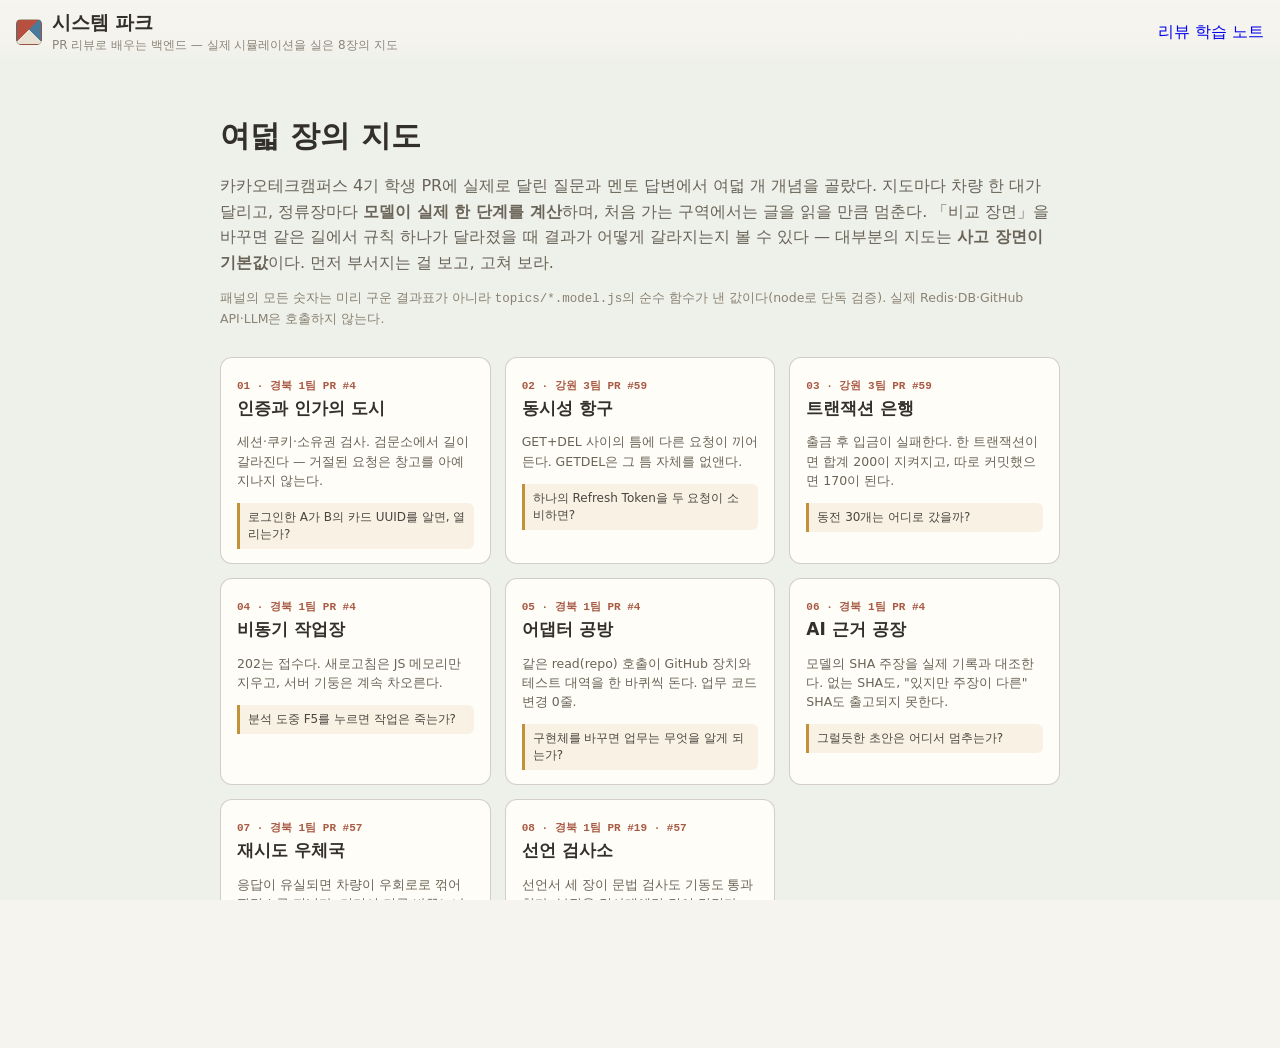
<file: index.html>
<!doctype html>
<html lang="ko">
<head>
<meta charset="utf-8" />
<meta name="viewport" content="width=device-width, initial-scale=1" />
<title>시스템 파크 — PR 리뷰로 배우는 백엔드 8장면</title>
<meta name="description" content="카카오테크캠퍼스 4기 학생 PR의 실제 질문과 멘토 답변에서 나온 8개 개념을, 차량이 실제 시뮬레이션을 싣고 달리는 등각투영 지도로 배운다." />
<link rel="stylesheet" href="css/styles.css" />
<style>
  body { overflow: auto; background: #eef0ea; }
  .hub {
    max-width: 880px; margin: 0 auto; padding: 96px 20px 60px;
  }
  .hub h1 { font-size: 30px; margin-bottom: 6px; }
  .hub > p { color: #6a6458; margin-bottom: 8px; line-height: 1.6; }
  .hub .note { font-size: 12.5px; color: #8a8272; margin-bottom: 28px; }
  .maps { display: grid; grid-template-columns: repeat(auto-fill, minmax(260px, 1fr)); gap: 14px; }
  .map-card {
    display: block; text-decoration: none; color: inherit;
    background: #fffdf7; border: 1px solid rgba(110,98,80,.3); border-radius: 12px;
    padding: 16px 16px 14px; transition: transform .12s, border-color .12s;
  }
  .map-card:hover { transform: translateY(-2px); border-color: #a85a44; }
  .map-card .no { font: 600 11px ui-monospace, Menlo, monospace; color: #a85a44; }
  .map-card h2 { font-size: 17px; margin: 4px 0 6px; }
  .map-card p { font-size: 12.5px; color: #6a6458; line-height: 1.55; }
  .map-card .q { margin-top: 8px; font-size: 12px; color: #4a4540; background: rgba(194,145,60,.1);
    border-left: 3px solid #c2913c; padding: 6px 8px; border-radius: 0 6px 6px 0; }
</style>
</head>
<body>

<header class="topbar">
  <div class="brand">
    <div class="logo" aria-hidden="true"></div>
    <div class="brand-text">
      <h1>시스템 파크</h1>
      <p>PR 리뷰로 배우는 백엔드 — 실제 시뮬레이션을 실은 8장의 지도</p>
    </div>
  </div>
  <div class="top-actions">
    <a class="ghost btn-home" href="https://bgc8214.github.io/ktc4-review-learning/" target="_blank" rel="noopener noreferrer">리뷰 학습 노트</a>
  </div>
</header>

<main class="hub">
  <h1>여덟 장의 지도</h1>
  <p>카카오테크캠퍼스 4기 학생 PR에 실제로 달린 질문과 멘토 답변에서 여덟 개 개념을 골랐다.
     지도마다 차량 한 대가 달리고, 정류장마다 <b>모델이 실제 한 단계를 계산</b>하며,
     처음 가는 구역에서는 글을 읽을 만큼 멈춘다. 「비교 장면」을 바꾸면 같은 길에서
     규칙 하나가 달라졌을 때 결과가 어떻게 갈라지는지 볼 수 있다 —
     대부분의 지도는 <b>사고 장면이 기본값</b>이다. 먼저 부서지는 걸 보고, 고쳐 보라.</p>
  <p class="note">패널의 모든 숫자는 미리 구운 결과표가 아니라 <code>topics/*.model.js</code>의
     순수 함수가 낸 값이다(node로 단독 검증). 실제 Redis·DB·GitHub API·LLM은 호출하지 않는다.</p>

  <div class="maps">
    <a class="map-card" href="./auth.html">
      <span class="no">01 · 경북 1팀 PR #4</span>
      <h2>인증과 인가의 도시</h2>
      <p>세션·쿠키·소유권 검사. 검문소에서 길이 갈라진다 — 거절된 요청은 창고를 아예 지나지 않는다.</p>
      <div class="q">로그인한 A가 B의 카드 UUID를 알면, 열리는가?</div>
    </a>
    <a class="map-card" href="./atomic.html">
      <span class="no">02 · 강원 3팀 PR #59</span>
      <h2>동시성 항구</h2>
      <p>GET+DEL 사이의 틈에 다른 요청이 끼어든다. GETDEL은 그 틈 자체를 없앤다.</p>
      <div class="q">하나의 Refresh Token을 두 요청이 소비하면?</div>
    </a>
    <a class="map-card" href="./transaction.html">
      <span class="no">03 · 강원 3팀 PR #59</span>
      <h2>트랜잭션 은행</h2>
      <p>출금 후 입금이 실패한다. 한 트랜잭션이면 합계 200이 지켜지고, 따로 커밋했으면 170이 된다.</p>
      <div class="q">동전 30개는 어디로 갔을까?</div>
    </a>
    <a class="map-card" href="./polling.html">
      <span class="no">04 · 경북 1팀 PR #4</span>
      <h2>비동기 작업장</h2>
      <p>202는 접수다. 새로고침은 JS 메모리만 지우고, 서버 기둥은 계속 차오른다.</p>
      <div class="q">분석 도중 F5를 누르면 작업은 죽는가?</div>
    </a>
    <a class="map-card" href="./ports.html">
      <span class="no">05 · 경북 1팀 PR #4</span>
      <h2>어댑터 공방</h2>
      <p>같은 read(repo) 호출이 GitHub 장치와 테스트 대역을 한 바퀴씩 돈다. 업무 코드 변경 0줄.</p>
      <div class="q">구현체를 바꾸면 업무는 무엇을 알게 되는가?</div>
    </a>
    <a class="map-card" href="./evidence.html">
      <span class="no">06 · 경북 1팀 PR #4</span>
      <h2>AI 근거 공장</h2>
      <p>모델의 SHA 주장을 실제 기록과 대조한다. 없는 SHA도, "있지만 주장이 다른" SHA도 출고되지 못한다.</p>
      <div class="q">그럴듯한 초안은 어디서 멈추는가?</div>
    </a>
    <a class="map-card" href="./retry.html">
      <span class="no">07 · 경북 1팀 PR #57</span>
      <h2>재시도 우체국</h2>
      <p>응답이 유실되면 차량이 우회로로 꺾어 판단소를 지난다. 거기서 키를 바꾸느냐가 Job 개수를 정한다.</p>
      <div class="q">멱등 키가 있는데 왜 중복이 생기는가?</div>
    </a>
    <a class="map-card" href="./declared.html">
      <span class="no">08 · 경북 1팀 PR #19 · #57</span>
      <h2>선언 검사소</h2>
      <p>선언서 세 장이 문법 검사도 기동도 통과한다. 부작용 검사대에만 길이 갈린다.</p>
      <div class="q">적어둔 것이 실제로 돌고 있는가?</div>
    </a>
  </div>
</main>

</body>
</html>
</file>
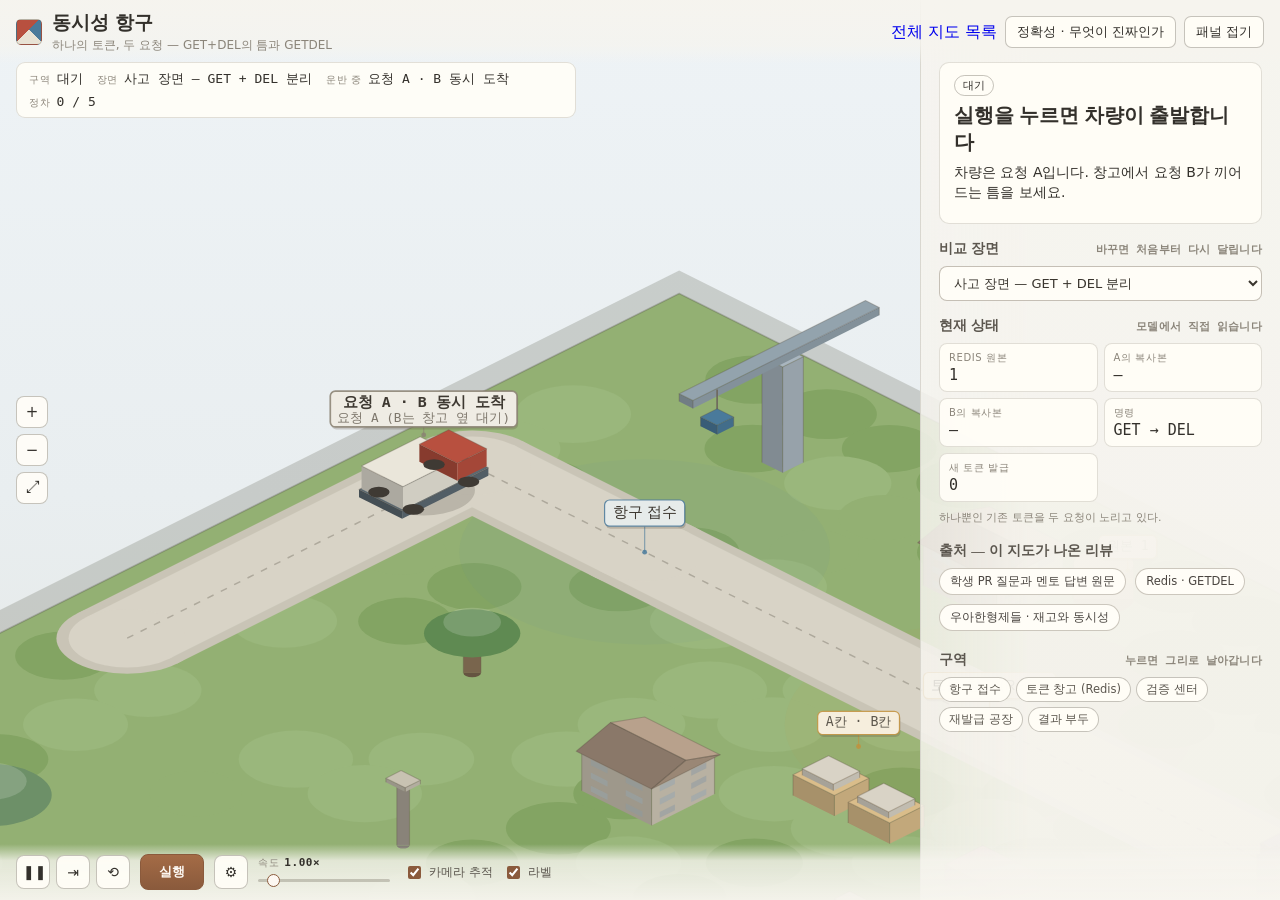
<file: atomic.html>
<!doctype html>
<html lang="ko">
<head>
<meta charset="utf-8" />
<meta name="viewport" content="width=device-width, initial-scale=1, viewport-fit=cover" />
<title>동시성 항구 — 시스템 파크</title>
<meta name="description" content="Refresh Token 재발급의 경쟁 상태와 GETDEL을 배우는 페이지" />
<link rel="stylesheet" href="css/styles.css" />
</head>
<body>

<canvas id="stage"></canvas>
<div id="tooltip" class="tooltip" hidden></div>

<header class="topbar">
  <div class="brand">
    <div class="logo" aria-hidden="true"></div>
    <div class="brand-text">
      <h1>동시성 항구</h1>
      <p>하나의 토큰, 두 요청 — GET+DEL의 틈</p>
    </div>
  </div>
  <div class="top-actions">
    <a class="ghost btn-home" href="./index.html">전체 지도 목록</a>
    <button id="btn-about" class="ghost">정확성 · 무엇이 진짜인가</button>
    <button id="btn-panel" class="ghost" aria-expanded="true">패널 접기</button>
  </div>
</header>

<div class="hud" id="hud">
  <div class="hud-item"><span class="hud-k">구역</span><span class="hud-v" id="hud-phase">대기</span></div>
  <div class="hud-item"><span class="hud-k">장면</span><span class="hud-v" id="hud-scene"></span></div>
  <div class="hud-item"><span class="hud-k">운반 중</span><span class="hud-v" id="hud-cargo">—</span></div>
  <div class="hud-item"><span class="hud-k">정차</span><span class="hud-v" id="hud-stops">0 / 0</span></div>
  <div class="hud-note" id="hud-note"></div>
</div>

<div class="zoomer" id="zoomer">
  <button id="zoom-in" title="확대" aria-label="확대">+</button>
  <button id="zoom-out" title="축소" aria-label="축소">−</button>
  <button id="zoom-fit" title="지도 전체 보기 (더블클릭도 됩니다)" aria-label="전체 보기">⤢</button>
</div>

<aside class="inspector" id="inspector">
  <button class="sheet-handle" id="sheet-handle" aria-expanded="false" aria-controls="inspector">
    <span class="grip" aria-hidden="true"></span>
    <span class="sheet-label">상세</span>
  </button>

  <div class="stage-card">
    <div class="eyebrow">
      <span class="chip" id="stage-chip">대기</span>
      <span class="tag" id="stage-tag"></span>
    </div>
    <h2 id="stage-name">실행을 누르면 차량이 출발합니다</h2>
    <p class="lede" id="stage-short">차량은 요청 A입니다. 창고에서 요청 B가 끼어드는 틈을 보세요.</p>
    <p class="muted" id="stage-body"></p>
    <div class="dwell" id="dwell" hidden>
      <i id="dwell-bar"></i>
      <span id="dwell-hint">읽기 정차: <kbd>Space</kbd>를 누르면 여기 멈춰 있습니다</span>
    </div>
  </div>

  <section class="sec">
    <h3>비교 장면 <span class="hint">바꾸면 처음부터 다시 달립니다</span></h3>
    <select id="scenario" class="scenario-select"></select>
  </section>

  <section class="sec">
    <h3>현재 상태 <span class="hint">모델에서 직접 읽습니다</span></h3>
    <div class="stats" id="state-list"></div>
    <p class="fine" id="verdict"></p>
  </section>

  <section class="sec">
    <h3>출처 — 이 지도가 나온 리뷰</h3>
    <div class="chips sources" id="sources"></div>
  </section>

  <section class="sec">
    <h3>구역 <span class="hint">누르면 그리로 날아갑니다</span></h3>
    <div class="chips" id="district-chips"></div>
  </section>
</aside>

<footer class="dock" id="dock">
  <div class="dock-row">
    <div class="group transport">
      <button id="btn-play" class="icon" title="재생 / 일시정지 (Space)"><span id="play-glyph">❚❚</span></button>
      <button id="btn-step" class="icon" title="다음 정류장 (S)">⇥</button>
      <button id="btn-reset" class="icon" title="처음부터 + 느린 투어 다시 (R)">⟲</button>
    </div>

    <button id="btn-run" class="primary">실행</button>
    <button id="btn-tune" class="icon" title="설정" aria-expanded="false" aria-controls="dock-tune">⚙</button>

    <div class="dock-tune" id="dock-tune">
      <label class="field slider">
        <span>속도 <b id="v-speed">1.0×</b></span>
        <input id="speed" type="range" min="0.4" max="8" step="0.05" value="1" />
      </label>
      <div class="group toggles">
        <label class="toggle"><input id="follow" type="checkbox" checked /><span>카메라 추적</span></label>
        <label class="toggle"><input id="labels" type="checkbox" checked /><span>라벨</span></label>
      </div>
    </div>
  </div>
</footer>

<div class="modal" id="about" hidden>
  <div class="modal-card">
    <button class="modal-close" id="about-close" aria-label="닫기">×</button>
    <h2>이것은 무엇인가</h2>
    <p>카카오테크캠퍼스 4기 학생 PR에 실제로 달린 질문과 멘토 답변에서 나온 개념을,
       차량 한 대가 지도를 통과하며 배우는 페이지다. 정류장마다 모델이 실제 한 단계를
       실행하고, 차량은 그 구역의 글을 읽을 만큼 멈춘다. 「비교 장면」을 바꾸면
       같은 길에서 규칙 하나가 달라졌을 때 결과가 어떻게 갈라지는지 볼 수 있다.</p>

    <h2>얼마나 진짜인가 — 정직성 장부</h2>
    <p><strong>진짜 계산:</strong> 패널의 「현재 상태」와 지도 위 모든 동적 값은
       미리 구운 결과표가 아니라 <code>topics/*.model.js</code>의 순수 함수가
       정류장마다 실행되어 나온 것이다. 비교 장면을 바꾸면 같은 함수가 다른 규칙으로
       다시 계산한다. 모델 파일은 node로 단독 실행해 검증했다.</p>
    <p><strong>축소·비유:</strong> 시간·차량·건물·상자는 설명용 비유다. 실제 Redis,
       DB, GitHub API, LLM은 호출하지 않는다.</p>
    <p><strong>이 지도의 가정과 한계:</strong> <span id="about-limit">두 요청 모두 검증 조건을 충족했다고 가정. 소비 후 장애·응답 유실은 범위 밖.</span></p>
    <p><strong>검토 기록:</strong> 원 학습 노트의 <a href="https://github.com/bgc8214/ktc4-review-learning/blob/main/knowledge.md"
       target="_blank" rel="noopener noreferrer">knowledge.md</a>에서 공식 문서로
       핵심 규칙을 교차 확인했다. 모델 자체 검토 기록이며 외부 전문가의 보증은 아니다.</p>

    <h2>조작</h2>
    <ul>
      <li><b>Space</b> 재생/정지 · <b>S</b> 한 정류장 · <b>R</b> 리셋+투어 · <b>F</b> 카메라 추적 · <b>L</b> 라벨</li>
      <li>드래그로 이동, 스크롤로 줌, 구역을 누르면 그 글이 뜬다. <b>⤢</b>가 지도 전체를 잡는다.</li>
      <li>처음 가는 구역에서는 글을 읽을 만큼 멈추고, 다 읽은 뒤에는 빨라진다.
          <b>실행</b>은 읽은 기록을 유지하고, <b>⟲</b>은 느린 투어를 다시 튼다.</li>
    </ul>
    <p class="fine">isometric-explainer 스킬로 제작 · 원 콘텐츠: ktc4-review-learning (시스템 타이쿤)</p>
  </div>
</div>

<script src="js/iso.js"></script>
<script src="topics/atomic.model.js"></script>
<script src="topics/atomic.world.js"></script>
<script src="js/sim.js"></script>
<script src="js/render.js"></script>
<script src="js/ui.js"></script>
<script src="js/main.js"></script>
</body>
</html>
</file>
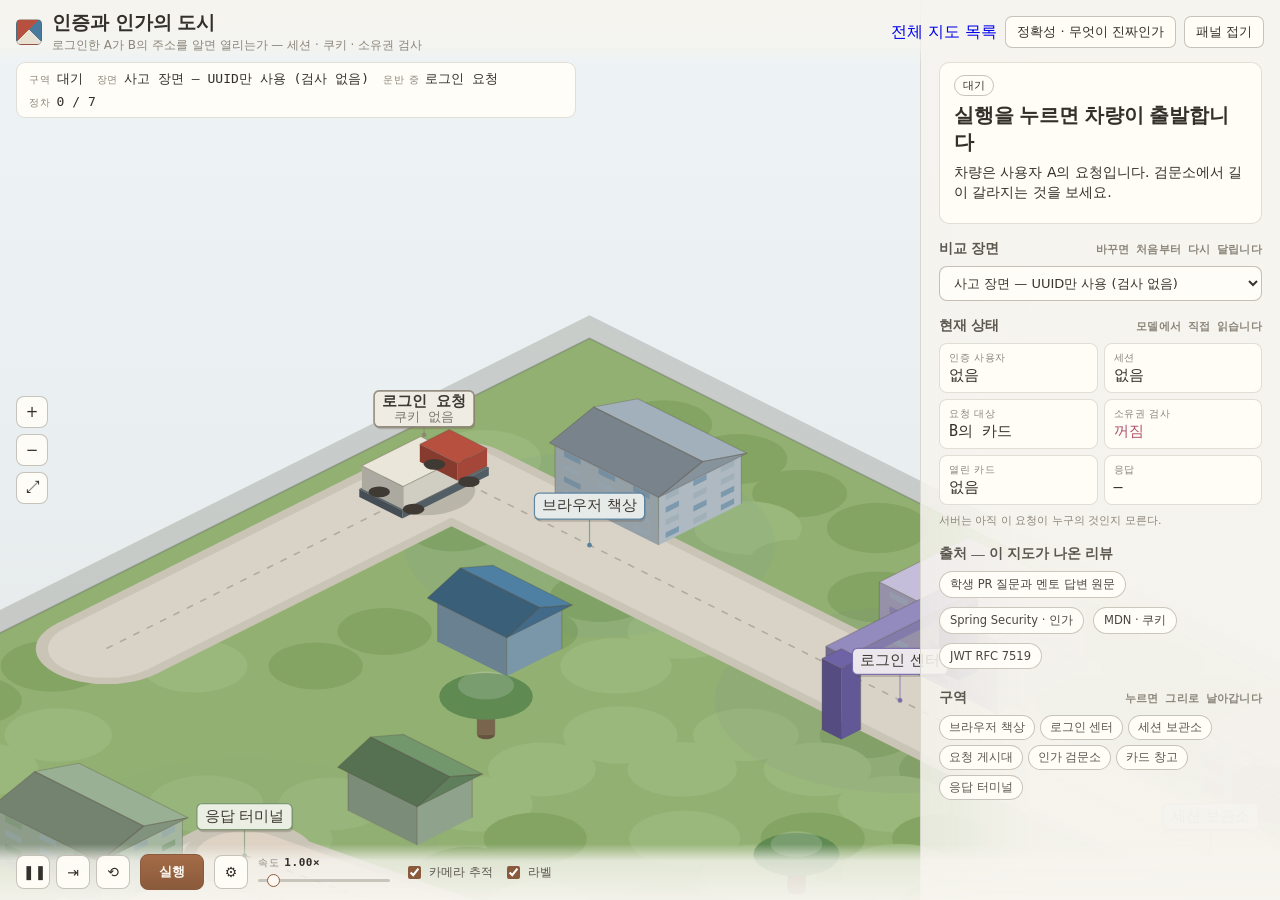
<file: auth.html>
<!doctype html>
<html lang="ko">
<head>
<meta charset="utf-8" />
<meta name="viewport" content="width=device-width, initial-scale=1, viewport-fit=cover" />
<title>인증과 인가의 도시 — 시스템 파크</title>
<meta name="description" content="세션·쿠키·인가를 등각투영 도시로 배우는 페이지" />
<link rel="stylesheet" href="css/styles.css" />
</head>
<body>

<canvas id="stage"></canvas>
<div id="tooltip" class="tooltip" hidden></div>

<header class="topbar">
  <div class="brand">
    <div class="logo" aria-hidden="true"></div>
    <div class="brand-text">
      <h1>인증과 인가의 도시</h1>
      <p>로그인한 A가 B의 주소를 알면 열리는가</p>
    </div>
  </div>
  <div class="top-actions">
    <a class="ghost btn-home" href="./index.html">전체 지도 목록</a>
    <button id="btn-about" class="ghost">정확성 · 무엇이 진짜인가</button>
    <button id="btn-panel" class="ghost" aria-expanded="true">패널 접기</button>
  </div>
</header>

<div class="hud" id="hud">
  <div class="hud-item"><span class="hud-k">구역</span><span class="hud-v" id="hud-phase">대기</span></div>
  <div class="hud-item"><span class="hud-k">장면</span><span class="hud-v" id="hud-scene"></span></div>
  <div class="hud-item"><span class="hud-k">운반 중</span><span class="hud-v" id="hud-cargo">—</span></div>
  <div class="hud-item"><span class="hud-k">정차</span><span class="hud-v" id="hud-stops">0 / 0</span></div>
  <div class="hud-note" id="hud-note"></div>
</div>

<div class="zoomer" id="zoomer">
  <button id="zoom-in" title="확대" aria-label="확대">+</button>
  <button id="zoom-out" title="축소" aria-label="축소">−</button>
  <button id="zoom-fit" title="지도 전체 보기 (더블클릭도 됩니다)" aria-label="전체 보기">⤢</button>
</div>

<aside class="inspector" id="inspector">
  <button class="sheet-handle" id="sheet-handle" aria-expanded="false" aria-controls="inspector">
    <span class="grip" aria-hidden="true"></span>
    <span class="sheet-label">상세</span>
  </button>

  <div class="stage-card">
    <div class="eyebrow">
      <span class="chip" id="stage-chip">대기</span>
      <span class="tag" id="stage-tag"></span>
    </div>
    <h2 id="stage-name">실행을 누르면 차량이 출발합니다</h2>
    <p class="lede" id="stage-short">차량은 사용자 A의 요청입니다. 검문소에서 길이 갈라지는 것을 보세요.</p>
    <p class="muted" id="stage-body"></p>
    <div class="dwell" id="dwell" hidden>
      <i id="dwell-bar"></i>
      <span id="dwell-hint">읽기 정차: <kbd>Space</kbd>를 누르면 여기 멈춰 있습니다</span>
    </div>
  </div>

  <section class="sec">
    <h3>비교 장면 <span class="hint">바꾸면 처음부터 다시 달립니다</span></h3>
    <select id="scenario" class="scenario-select"></select>
  </section>

  <section class="sec">
    <h3>현재 상태 <span class="hint">모델에서 직접 읽습니다</span></h3>
    <div class="stats" id="state-list"></div>
    <p class="fine" id="verdict"></p>
  </section>

  <section class="sec">
    <h3>출처 — 이 지도가 나온 리뷰</h3>
    <div class="chips sources" id="sources"></div>
  </section>

  <section class="sec">
    <h3>구역 <span class="hint">누르면 그리로 날아갑니다</span></h3>
    <div class="chips" id="district-chips"></div>
  </section>
</aside>

<footer class="dock" id="dock">
  <div class="dock-row">
    <div class="group transport">
      <button id="btn-play" class="icon" title="재생 / 일시정지 (Space)"><span id="play-glyph">❚❚</span></button>
      <button id="btn-step" class="icon" title="다음 정류장 (S)">⇥</button>
      <button id="btn-reset" class="icon" title="처음부터 + 느린 투어 다시 (R)">⟲</button>
    </div>

    <button id="btn-run" class="primary">실행</button>
    <button id="btn-tune" class="icon" title="설정" aria-expanded="false" aria-controls="dock-tune">⚙</button>

    <div class="dock-tune" id="dock-tune">
      <label class="field slider">
        <span>속도 <b id="v-speed">1.0×</b></span>
        <input id="speed" type="range" min="0.4" max="8" step="0.05" value="1" />
      </label>
      <div class="group toggles">
        <label class="toggle"><input id="follow" type="checkbox" checked /><span>카메라 추적</span></label>
        <label class="toggle"><input id="labels" type="checkbox" checked /><span>라벨</span></label>
      </div>
    </div>
  </div>
</footer>

<div class="modal" id="about" hidden>
  <div class="modal-card">
    <button class="modal-close" id="about-close" aria-label="닫기">×</button>
    <h2>이것은 무엇인가</h2>
    <p>카카오테크캠퍼스 4기 학생 PR에 실제로 달린 질문과 멘토 답변에서 나온 개념을,
       차량 한 대가 지도를 통과하며 배우는 페이지다. 정류장마다 모델이 실제 한 단계를
       실행하고, 차량은 그 구역의 글을 읽을 만큼 멈춘다. 「비교 장면」을 바꾸면
       같은 길에서 규칙 하나가 달라졌을 때 결과가 어떻게 갈라지는지 볼 수 있다.</p>

    <h2>얼마나 진짜인가 — 정직성 장부</h2>
    <p><strong>진짜 계산:</strong> 패널의 「현재 상태」와 지도 위 모든 동적 값은
       미리 구운 결과표가 아니라 <code>topics/*.model.js</code>의 순수 함수가
       정류장마다 실행되어 나온 것이다. 비교 장면을 바꾸면 같은 함수가 다른 규칙으로
       다시 계산한다. 모델 파일은 node로 단독 실행해 검증했다.</p>
    <p><strong>축소·비유:</strong> 시간·차량·건물·상자는 설명용 비유다. 실제 Redis,
       DB, GitHub API, LLM은 호출하지 않는다.</p>
    <p><strong>이 지도의 가정과 한계:</strong> <span id="about-limit">A가 B의 UUID를 이미 안다는 조건. 세션 만료·CSRF는 범위 밖.</span></p>
    <p><strong>검토 기록:</strong> 원 학습 노트의 <a href="https://github.com/bgc8214/ktc4-review-learning/blob/main/knowledge.md"
       target="_blank" rel="noopener noreferrer">knowledge.md</a>에서 공식 문서로
       핵심 규칙을 교차 확인했다. 모델 자체 검토 기록이며 외부 전문가의 보증은 아니다.</p>

    <h2>조작</h2>
    <ul>
      <li><b>Space</b> 재생/정지 · <b>S</b> 한 정류장 · <b>R</b> 리셋+투어 · <b>F</b> 카메라 추적 · <b>L</b> 라벨</li>
      <li>드래그로 이동, 스크롤로 줌, 구역을 누르면 그 글이 뜬다. <b>⤢</b>가 지도 전체를 잡는다.</li>
      <li>처음 가는 구역에서는 글을 읽을 만큼 멈추고, 다 읽은 뒤에는 빨라진다.
          <b>실행</b>은 읽은 기록을 유지하고, <b>⟲</b>은 느린 투어를 다시 튼다.</li>
    </ul>
    <p class="fine">isometric-explainer 스킬로 제작 · 원 콘텐츠: ktc4-review-learning (시스템 타이쿤)</p>
  </div>
</div>

<script src="js/iso.js"></script>
<script src="topics/auth.model.js"></script>
<script src="topics/auth.world.js"></script>
<script src="js/sim.js"></script>
<script src="js/render.js"></script>
<script src="js/ui.js"></script>
<script src="js/main.js"></script>
</body>
</html>
</file>
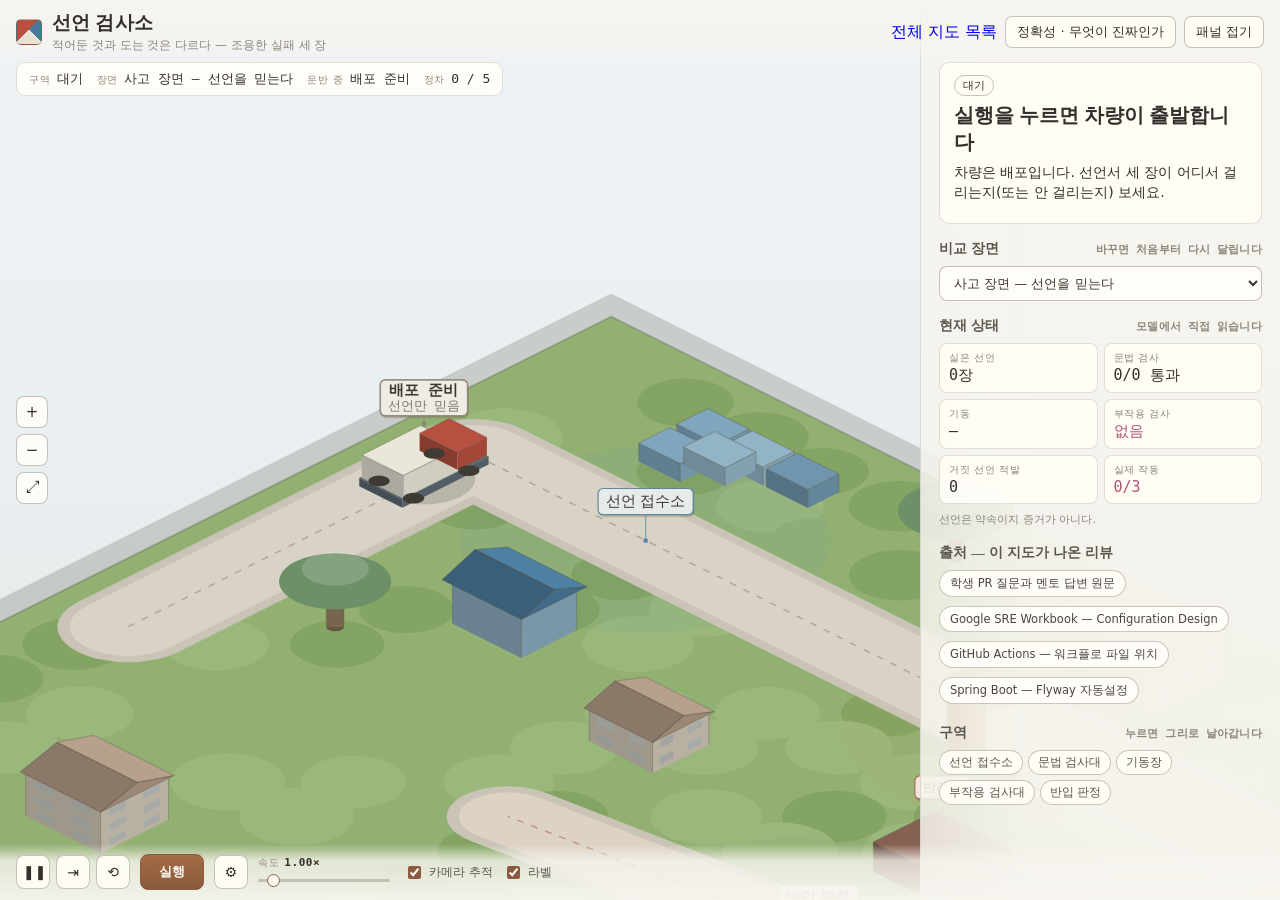
<file: declared.html>
<!doctype html>
<html lang="ko">
<head>
<meta charset="utf-8" />
<meta name="viewport" content="width=device-width, initial-scale=1, viewport-fit=cover" />
<title>선언 검사소 — 시스템 파크</title>
<meta name="description" content="설정 드리프트와 부작용 검증을 등각투영 공장으로 배우는 페이지" />
<link rel="stylesheet" href="css/styles.css" />
</head>
<body>

<canvas id="stage"></canvas>
<div id="tooltip" class="tooltip" hidden></div>

<header class="topbar">
  <div class="brand">
    <div class="logo" aria-hidden="true"></div>
    <div class="brand-text">
      <h1>선언 검사소</h1>
      <p>적어둔 것과 도는 것은 다르다 — 조용한 실패 세 장</p>
    </div>
  </div>
  <div class="top-actions">
    <a class="ghost btn-home" href="./index.html">전체 지도 목록</a>
    <button id="btn-about" class="ghost">정확성 · 무엇이 진짜인가</button>
    <button id="btn-panel" class="ghost" aria-expanded="true">패널 접기</button>
  </div>
</header>

<div class="hud" id="hud">
  <div class="hud-item"><span class="hud-k">구역</span><span class="hud-v" id="hud-phase">대기</span></div>
  <div class="hud-item"><span class="hud-k">장면</span><span class="hud-v" id="hud-scene"></span></div>
  <div class="hud-item"><span class="hud-k">운반 중</span><span class="hud-v" id="hud-cargo">—</span></div>
  <div class="hud-item"><span class="hud-k">정차</span><span class="hud-v" id="hud-stops">0 / 0</span></div>
  <div class="hud-note" id="hud-note"></div>
</div>

<div class="zoomer" id="zoomer">
  <button id="zoom-in" title="확대" aria-label="확대">+</button>
  <button id="zoom-out" title="축소" aria-label="축소">−</button>
  <button id="zoom-fit" title="지도 전체 보기 (더블클릭도 됩니다)" aria-label="전체 보기">⤢</button>
</div>

<aside class="inspector" id="inspector">
  <button class="sheet-handle" id="sheet-handle" aria-expanded="false" aria-controls="inspector">
    <span class="grip" aria-hidden="true"></span>
    <span class="sheet-label">상세</span>
  </button>

  <div class="stage-card">
    <div class="eyebrow">
      <span class="chip" id="stage-chip">대기</span>
      <span class="tag" id="stage-tag"></span>
    </div>
    <h2 id="stage-name">실행을 누르면 차량이 출발합니다</h2>
    <p class="lede" id="stage-short">차량은 배포입니다. 선언서 세 장이 어디서 걸리는지(또는 안 걸리는지) 보세요.</p>
    <p class="muted" id="stage-body"></p>
    <div class="dwell" id="dwell" hidden>
      <i id="dwell-bar"></i>
      <span id="dwell-hint">읽기 정차: <kbd>Space</kbd>를 누르면 여기 멈춰 있습니다</span>
    </div>
  </div>

  <section class="sec">
    <h3>비교 장면 <span class="hint">바꾸면 처음부터 다시 달립니다</span></h3>
    <select id="scenario" class="scenario-select"></select>
  </section>

  <section class="sec">
    <h3>현재 상태 <span class="hint">모델에서 직접 읽습니다</span></h3>
    <div class="stats" id="state-list"></div>
    <p class="fine" id="verdict"></p>
  </section>

  <section class="sec">
    <h3>출처 — 이 지도가 나온 리뷰</h3>
    <div class="chips sources" id="sources"></div>
  </section>

  <section class="sec">
    <h3>구역 <span class="hint">누르면 그리로 날아갑니다</span></h3>
    <div class="chips" id="district-chips"></div>
  </section>
</aside>

<footer class="dock" id="dock">
  <div class="dock-row">
    <div class="group transport">
      <button id="btn-play" class="icon" title="재생 / 일시정지 (Space)"><span id="play-glyph">❚❚</span></button>
      <button id="btn-step" class="icon" title="다음 정류장 (S)">⇥</button>
      <button id="btn-reset" class="icon" title="처음부터 + 느린 투어 다시 (R)">⟲</button>
    </div>

    <button id="btn-run" class="primary">실행</button>
    <button id="btn-tune" class="icon" title="설정" aria-expanded="false" aria-controls="dock-tune">⚙</button>

    <div class="dock-tune" id="dock-tune">
      <label class="field slider">
        <span>속도 <b id="v-speed">1.0×</b></span>
        <input id="speed" type="range" min="0.4" max="8" step="0.05" value="1" />
      </label>
      <div class="group toggles">
        <label class="toggle"><input id="follow" type="checkbox" checked /><span>카메라 추적</span></label>
        <label class="toggle"><input id="labels" type="checkbox" checked /><span>라벨</span></label>
      </div>
    </div>
  </div>
</footer>

<div class="modal" id="about" hidden>
  <div class="modal-card">
    <button class="modal-close" id="about-close" aria-label="닫기">×</button>
    <h2>이것은 무엇인가</h2>
    <p>카카오테크캠퍼스 4기 학생 PR에 실제로 달린 질문과 멘토 답변에서 나온 개념을,
       차량 한 대가 지도를 통과하며 배우는 페이지다. 정류장마다 모델이 실제 한 단계를
       실행하고, 차량은 그 구역의 글을 읽을 만큼 멈춘다. 「비교 장면」을 바꾸면
       같은 길에서 규칙 하나가 달라졌을 때 결과가 어떻게 갈라지는지 볼 수 있다.</p>

    <h2>얼마나 진짜인가 — 정직성 장부</h2>
    <p><strong>진짜 계산:</strong> 패널의 「현재 상태」와 지도 위 모든 동적 값은
       미리 구운 결과표가 아니라 <code>topics/*.model.js</code>의 순수 함수가
       정류장마다 실행되어 나온 것이다. 비교 장면을 바꾸면 같은 함수가 다른 규칙으로
       다시 계산한다. 모델 파일은 node로 단독 실행해 검증했다.</p>
    <p><strong>축소·비유:</strong> 시간·차량·건물·상자는 설명용 비유다. 실제 Redis,
       DB, GitHub API, LLM은 호출하지 않는다.</p>
    <p><strong>이 지도의 가정과 한계:</strong> <span id="about-limit">경북대 1팀이 실제로 겪은 세 사건. 검사 방법은 단순화함.</span></p>
    <p><strong>검토 기록:</strong> 원 학습 노트의 <a href="https://github.com/bgc8214/ktc4-review-learning/blob/main/knowledge.md"
       target="_blank" rel="noopener noreferrer">knowledge.md</a>에서 공식 문서로
       핵심 규칙을 교차 확인했다. 모델 자체 검토 기록이며 외부 전문가의 보증은 아니다.</p>

    <h2>조작</h2>
    <ul>
      <li><b>Space</b> 재생/정지 · <b>S</b> 한 정류장 · <b>R</b> 리셋+투어 · <b>F</b> 카메라 추적 · <b>L</b> 라벨</li>
      <li>드래그로 이동, 스크롤로 줌, 구역을 누르면 그 글이 뜬다. <b>⤢</b>가 지도 전체를 잡는다.</li>
      <li>처음 가는 구역에서는 글을 읽을 만큼 멈추고, 다 읽은 뒤에는 빨라진다.
          <b>실행</b>은 읽은 기록을 유지하고, <b>⟲</b>은 느린 투어를 다시 튼다.</li>
    </ul>
    <p class="fine">isometric-explainer 스킬로 제작 · 원 콘텐츠: ktc4-review-learning (시스템 타이쿤)</p>
  </div>
</div>

<script src="js/iso.js"></script>
<script src="topics/declared.model.js"></script>
<script src="topics/declared.world.js"></script>
<script src="js/sim.js"></script>
<script src="js/render.js"></script>
<script src="js/ui.js"></script>
<script src="js/main.js"></script>
</body>
</html>
</file>
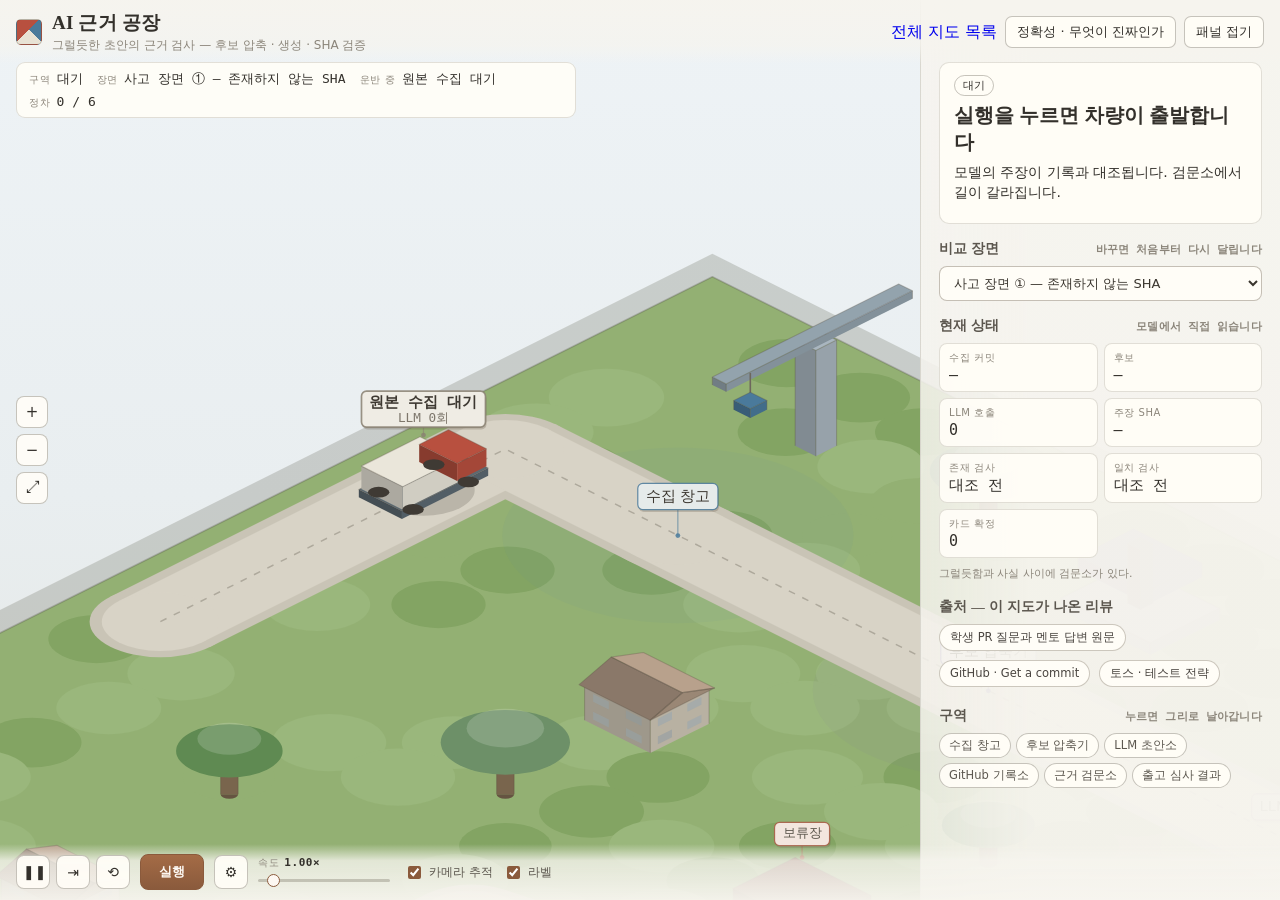
<file: evidence.html>
<!doctype html>
<html lang="ko">
<head>
<meta charset="utf-8" />
<meta name="viewport" content="width=device-width, initial-scale=1, viewport-fit=cover" />
<title>AI 근거 공장 — 시스템 파크</title>
<meta name="description" content="LLM 초안과 SHA 검증, 출고 차단을 배우는 페이지" />
<link rel="stylesheet" href="css/styles.css" />
</head>
<body>

<canvas id="stage"></canvas>
<div id="tooltip" class="tooltip" hidden></div>

<header class="topbar">
  <div class="brand">
    <div class="logo" aria-hidden="true"></div>
    <div class="brand-text">
      <h1>AI 근거 공장</h1>
      <p>그럴듯한 초안의 근거 검사</p>
    </div>
  </div>
  <div class="top-actions">
    <a class="ghost btn-home" href="./index.html">전체 지도 목록</a>
    <button id="btn-about" class="ghost">정확성 · 무엇이 진짜인가</button>
    <button id="btn-panel" class="ghost" aria-expanded="true">패널 접기</button>
  </div>
</header>

<div class="hud" id="hud">
  <div class="hud-item"><span class="hud-k">구역</span><span class="hud-v" id="hud-phase">대기</span></div>
  <div class="hud-item"><span class="hud-k">장면</span><span class="hud-v" id="hud-scene"></span></div>
  <div class="hud-item"><span class="hud-k">운반 중</span><span class="hud-v" id="hud-cargo">—</span></div>
  <div class="hud-item"><span class="hud-k">정차</span><span class="hud-v" id="hud-stops">0 / 0</span></div>
  <div class="hud-note" id="hud-note"></div>
</div>

<div class="zoomer" id="zoomer">
  <button id="zoom-in" title="확대" aria-label="확대">+</button>
  <button id="zoom-out" title="축소" aria-label="축소">−</button>
  <button id="zoom-fit" title="지도 전체 보기 (더블클릭도 됩니다)" aria-label="전체 보기">⤢</button>
</div>

<aside class="inspector" id="inspector">
  <button class="sheet-handle" id="sheet-handle" aria-expanded="false" aria-controls="inspector">
    <span class="grip" aria-hidden="true"></span>
    <span class="sheet-label">상세</span>
  </button>

  <div class="stage-card">
    <div class="eyebrow">
      <span class="chip" id="stage-chip">대기</span>
      <span class="tag" id="stage-tag"></span>
    </div>
    <h2 id="stage-name">실행을 누르면 차량이 출발합니다</h2>
    <p class="lede" id="stage-short">모델의 주장이 기록과 대조됩니다. 검문소에서 길이 갈라집니다.</p>
    <p class="muted" id="stage-body"></p>
    <div class="dwell" id="dwell" hidden>
      <i id="dwell-bar"></i>
      <span id="dwell-hint">읽기 정차: <kbd>Space</kbd>를 누르면 여기 멈춰 있습니다</span>
    </div>
  </div>

  <section class="sec">
    <h3>비교 장면 <span class="hint">바꾸면 처음부터 다시 달립니다</span></h3>
    <select id="scenario" class="scenario-select"></select>
  </section>

  <section class="sec">
    <h3>현재 상태 <span class="hint">모델에서 직접 읽습니다</span></h3>
    <div class="stats" id="state-list"></div>
    <p class="fine" id="verdict"></p>
  </section>

  <section class="sec">
    <h3>출처 — 이 지도가 나온 리뷰</h3>
    <div class="chips sources" id="sources"></div>
  </section>

  <section class="sec">
    <h3>구역 <span class="hint">누르면 그리로 날아갑니다</span></h3>
    <div class="chips" id="district-chips"></div>
  </section>
</aside>

<footer class="dock" id="dock">
  <div class="dock-row">
    <div class="group transport">
      <button id="btn-play" class="icon" title="재생 / 일시정지 (Space)"><span id="play-glyph">❚❚</span></button>
      <button id="btn-step" class="icon" title="다음 정류장 (S)">⇥</button>
      <button id="btn-reset" class="icon" title="처음부터 + 느린 투어 다시 (R)">⟲</button>
    </div>

    <button id="btn-run" class="primary">실행</button>
    <button id="btn-tune" class="icon" title="설정" aria-expanded="false" aria-controls="dock-tune">⚙</button>

    <div class="dock-tune" id="dock-tune">
      <label class="field slider">
        <span>속도 <b id="v-speed">1.0×</b></span>
        <input id="speed" type="range" min="0.4" max="8" step="0.05" value="1" />
      </label>
      <div class="group toggles">
        <label class="toggle"><input id="follow" type="checkbox" checked /><span>카메라 추적</span></label>
        <label class="toggle"><input id="labels" type="checkbox" checked /><span>라벨</span></label>
      </div>
    </div>
  </div>
</footer>

<div class="modal" id="about" hidden>
  <div class="modal-card">
    <button class="modal-close" id="about-close" aria-label="닫기">×</button>
    <h2>이것은 무엇인가</h2>
    <p>카카오테크캠퍼스 4기 학생 PR에 실제로 달린 질문과 멘토 답변에서 나온 개념을,
       차량 한 대가 지도를 통과하며 배우는 페이지다. 정류장마다 모델이 실제 한 단계를
       실행하고, 차량은 그 구역의 글을 읽을 만큼 멈춘다. 「비교 장면」을 바꾸면
       같은 길에서 규칙 하나가 달라졌을 때 결과가 어떻게 갈라지는지 볼 수 있다.</p>

    <h2>얼마나 진짜인가 — 정직성 장부</h2>
    <p><strong>진짜 계산:</strong> 패널의 「현재 상태」와 지도 위 모든 동적 값은
       미리 구운 결과표가 아니라 <code>topics/*.model.js</code>의 순수 함수가
       정류장마다 실행되어 나온 것이다. 비교 장면을 바꾸면 같은 함수가 다른 규칙으로
       다시 계산한다. 모델 파일은 node로 단독 실행해 검증했다.</p>
    <p><strong>축소·비유:</strong> 시간·차량·건물·상자는 설명용 비유다. 실제 Redis,
       DB, GitHub API, LLM은 호출하지 않는다.</p>
    <p><strong>이 지도의 가정과 한계:</strong> <span id="about-limit">세 장면은 미리 만든 사례. 정상 장면은 관련성 확인까지 충족 가정.</span></p>
    <p><strong>검토 기록:</strong> 원 학습 노트의 <a href="https://github.com/bgc8214/ktc4-review-learning/blob/main/knowledge.md"
       target="_blank" rel="noopener noreferrer">knowledge.md</a>에서 공식 문서로
       핵심 규칙을 교차 확인했다. 모델 자체 검토 기록이며 외부 전문가의 보증은 아니다.</p>

    <h2>조작</h2>
    <ul>
      <li><b>Space</b> 재생/정지 · <b>S</b> 한 정류장 · <b>R</b> 리셋+투어 · <b>F</b> 카메라 추적 · <b>L</b> 라벨</li>
      <li>드래그로 이동, 스크롤로 줌, 구역을 누르면 그 글이 뜬다. <b>⤢</b>가 지도 전체를 잡는다.</li>
      <li>처음 가는 구역에서는 글을 읽을 만큼 멈추고, 다 읽은 뒤에는 빨라진다.
          <b>실행</b>은 읽은 기록을 유지하고, <b>⟲</b>은 느린 투어를 다시 튼다.</li>
    </ul>
    <p class="fine">isometric-explainer 스킬로 제작 · 원 콘텐츠: ktc4-review-learning (시스템 타이쿤)</p>
  </div>
</div>

<script src="js/iso.js"></script>
<script src="topics/evidence.model.js"></script>
<script src="topics/evidence.world.js"></script>
<script src="js/sim.js"></script>
<script src="js/render.js"></script>
<script src="js/ui.js"></script>
<script src="js/main.js"></script>
</body>
</html>
</file>
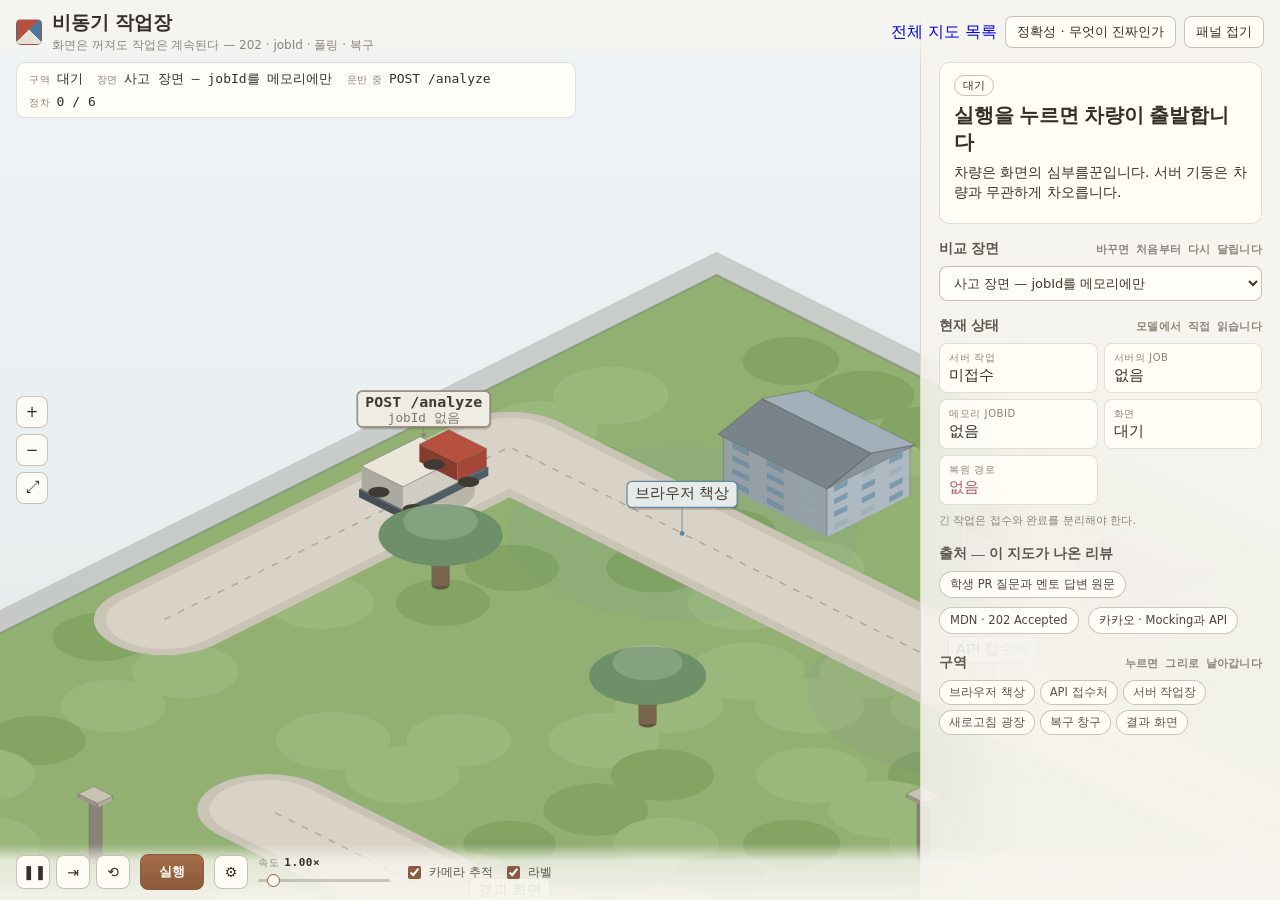
<file: polling.html>
<!doctype html>
<html lang="ko">
<head>
<meta charset="utf-8" />
<meta name="viewport" content="width=device-width, initial-scale=1, viewport-fit=cover" />
<title>비동기 작업장 — 시스템 파크</title>
<meta name="description" content="202·jobId·폴링·새로고침 복구를 배우는 페이지" />
<link rel="stylesheet" href="css/styles.css" />
</head>
<body>

<canvas id="stage"></canvas>
<div id="tooltip" class="tooltip" hidden></div>

<header class="topbar">
  <div class="brand">
    <div class="logo" aria-hidden="true"></div>
    <div class="brand-text">
      <h1>비동기 작업장</h1>
      <p>화면은 꺼져도 작업은 계속된다</p>
    </div>
  </div>
  <div class="top-actions">
    <a class="ghost btn-home" href="./index.html">전체 지도 목록</a>
    <button id="btn-about" class="ghost">정확성 · 무엇이 진짜인가</button>
    <button id="btn-panel" class="ghost" aria-expanded="true">패널 접기</button>
  </div>
</header>

<div class="hud" id="hud">
  <div class="hud-item"><span class="hud-k">구역</span><span class="hud-v" id="hud-phase">대기</span></div>
  <div class="hud-item"><span class="hud-k">장면</span><span class="hud-v" id="hud-scene"></span></div>
  <div class="hud-item"><span class="hud-k">운반 중</span><span class="hud-v" id="hud-cargo">—</span></div>
  <div class="hud-item"><span class="hud-k">정차</span><span class="hud-v" id="hud-stops">0 / 0</span></div>
  <div class="hud-note" id="hud-note"></div>
</div>

<div class="zoomer" id="zoomer">
  <button id="zoom-in" title="확대" aria-label="확대">+</button>
  <button id="zoom-out" title="축소" aria-label="축소">−</button>
  <button id="zoom-fit" title="지도 전체 보기 (더블클릭도 됩니다)" aria-label="전체 보기">⤢</button>
</div>

<aside class="inspector" id="inspector">
  <button class="sheet-handle" id="sheet-handle" aria-expanded="false" aria-controls="inspector">
    <span class="grip" aria-hidden="true"></span>
    <span class="sheet-label">상세</span>
  </button>

  <div class="stage-card">
    <div class="eyebrow">
      <span class="chip" id="stage-chip">대기</span>
      <span class="tag" id="stage-tag"></span>
    </div>
    <h2 id="stage-name">실행을 누르면 차량이 출발합니다</h2>
    <p class="lede" id="stage-short">차량은 화면의 심부름꾼입니다. 서버 기둥은 차량과 무관하게 차오릅니다.</p>
    <p class="muted" id="stage-body"></p>
    <div class="dwell" id="dwell" hidden>
      <i id="dwell-bar"></i>
      <span id="dwell-hint">읽기 정차: <kbd>Space</kbd>를 누르면 여기 멈춰 있습니다</span>
    </div>
  </div>

  <section class="sec">
    <h3>비교 장면 <span class="hint">바꾸면 처음부터 다시 달립니다</span></h3>
    <select id="scenario" class="scenario-select"></select>
  </section>

  <section class="sec">
    <h3>현재 상태 <span class="hint">모델에서 직접 읽습니다</span></h3>
    <div class="stats" id="state-list"></div>
    <p class="fine" id="verdict"></p>
  </section>

  <section class="sec">
    <h3>출처 — 이 지도가 나온 리뷰</h3>
    <div class="chips sources" id="sources"></div>
  </section>

  <section class="sec">
    <h3>구역 <span class="hint">누르면 그리로 날아갑니다</span></h3>
    <div class="chips" id="district-chips"></div>
  </section>
</aside>

<footer class="dock" id="dock">
  <div class="dock-row">
    <div class="group transport">
      <button id="btn-play" class="icon" title="재생 / 일시정지 (Space)"><span id="play-glyph">❚❚</span></button>
      <button id="btn-step" class="icon" title="다음 정류장 (S)">⇥</button>
      <button id="btn-reset" class="icon" title="처음부터 + 느린 투어 다시 (R)">⟲</button>
    </div>

    <button id="btn-run" class="primary">실행</button>
    <button id="btn-tune" class="icon" title="설정" aria-expanded="false" aria-controls="dock-tune">⚙</button>

    <div class="dock-tune" id="dock-tune">
      <label class="field slider">
        <span>속도 <b id="v-speed">1.0×</b></span>
        <input id="speed" type="range" min="0.4" max="8" step="0.05" value="1" />
      </label>
      <div class="group toggles">
        <label class="toggle"><input id="follow" type="checkbox" checked /><span>카메라 추적</span></label>
        <label class="toggle"><input id="labels" type="checkbox" checked /><span>라벨</span></label>
      </div>
    </div>
  </div>
</footer>

<div class="modal" id="about" hidden>
  <div class="modal-card">
    <button class="modal-close" id="about-close" aria-label="닫기">×</button>
    <h2>이것은 무엇인가</h2>
    <p>카카오테크캠퍼스 4기 학생 PR에 실제로 달린 질문과 멘토 답변에서 나온 개념을,
       차량 한 대가 지도를 통과하며 배우는 페이지다. 정류장마다 모델이 실제 한 단계를
       실행하고, 차량은 그 구역의 글을 읽을 만큼 멈춘다. 「비교 장면」을 바꾸면
       같은 길에서 규칙 하나가 달라졌을 때 결과가 어떻게 갈라지는지 볼 수 있다.</p>

    <h2>얼마나 진짜인가 — 정직성 장부</h2>
    <p><strong>진짜 계산:</strong> 패널의 「현재 상태」와 지도 위 모든 동적 값은
       미리 구운 결과표가 아니라 <code>topics/*.model.js</code>의 순수 함수가
       정류장마다 실행되어 나온 것이다. 비교 장면을 바꾸면 같은 함수가 다른 규칙으로
       다시 계산한다. 모델 파일은 node로 단독 실행해 검증했다.</p>
    <p><strong>축소·비유:</strong> 시간·차량·건물·상자는 설명용 비유다. 실제 Redis,
       DB, GitHub API, LLM은 호출하지 않는다.</p>
    <p><strong>이 지도의 가정과 한계:</strong> <span id="about-limit">서버는 새로고침과 무관하게 작업을 지속한다고 가정. 폴링 중단·백오프·소유권 확인은 별도 목록.</span></p>
    <p><strong>검토 기록:</strong> 원 학습 노트의 <a href="https://github.com/bgc8214/ktc4-review-learning/blob/main/knowledge.md"
       target="_blank" rel="noopener noreferrer">knowledge.md</a>에서 공식 문서로
       핵심 규칙을 교차 확인했다. 모델 자체 검토 기록이며 외부 전문가의 보증은 아니다.</p>

    <h2>조작</h2>
    <ul>
      <li><b>Space</b> 재생/정지 · <b>S</b> 한 정류장 · <b>R</b> 리셋+투어 · <b>F</b> 카메라 추적 · <b>L</b> 라벨</li>
      <li>드래그로 이동, 스크롤로 줌, 구역을 누르면 그 글이 뜬다. <b>⤢</b>가 지도 전체를 잡는다.</li>
      <li>처음 가는 구역에서는 글을 읽을 만큼 멈추고, 다 읽은 뒤에는 빨라진다.
          <b>실행</b>은 읽은 기록을 유지하고, <b>⟲</b>은 느린 투어를 다시 튼다.</li>
    </ul>
    <p class="fine">isometric-explainer 스킬로 제작 · 원 콘텐츠: ktc4-review-learning (시스템 타이쿤)</p>
  </div>
</div>

<script src="js/iso.js"></script>
<script src="topics/polling.model.js"></script>
<script src="topics/polling.world.js"></script>
<script src="js/sim.js"></script>
<script src="js/render.js"></script>
<script src="js/ui.js"></script>
<script src="js/main.js"></script>
</body>
</html>
</file>
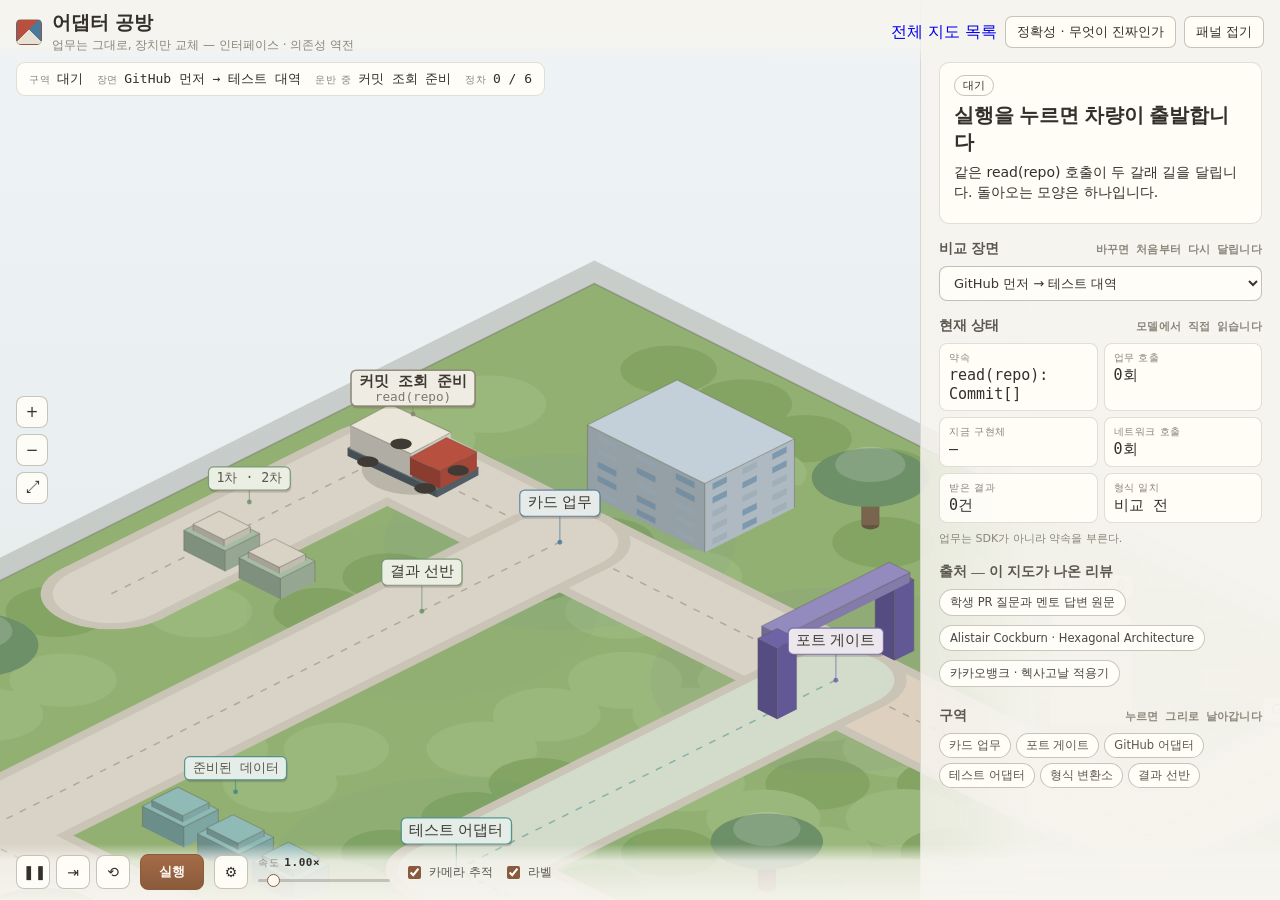
<file: ports.html>
<!doctype html>
<html lang="ko">
<head>
<meta charset="utf-8" />
<meta name="viewport" content="width=device-width, initial-scale=1, viewport-fit=cover" />
<title>어댑터 공방 — 시스템 파크</title>
<meta name="description" content="포트와 어댑터, 의존성 역전을 두 바퀴 주행으로 배우는 페이지" />
<link rel="stylesheet" href="css/styles.css" />
</head>
<body>

<canvas id="stage"></canvas>
<div id="tooltip" class="tooltip" hidden></div>

<header class="topbar">
  <div class="brand">
    <div class="logo" aria-hidden="true"></div>
    <div class="brand-text">
      <h1>어댑터 공방</h1>
      <p>업무는 그대로, 장치만 교체</p>
    </div>
  </div>
  <div class="top-actions">
    <a class="ghost btn-home" href="./index.html">전체 지도 목록</a>
    <button id="btn-about" class="ghost">정확성 · 무엇이 진짜인가</button>
    <button id="btn-panel" class="ghost" aria-expanded="true">패널 접기</button>
  </div>
</header>

<div class="hud" id="hud">
  <div class="hud-item"><span class="hud-k">구역</span><span class="hud-v" id="hud-phase">대기</span></div>
  <div class="hud-item"><span class="hud-k">장면</span><span class="hud-v" id="hud-scene"></span></div>
  <div class="hud-item"><span class="hud-k">운반 중</span><span class="hud-v" id="hud-cargo">—</span></div>
  <div class="hud-item"><span class="hud-k">정차</span><span class="hud-v" id="hud-stops">0 / 0</span></div>
  <div class="hud-note" id="hud-note"></div>
</div>

<div class="zoomer" id="zoomer">
  <button id="zoom-in" title="확대" aria-label="확대">+</button>
  <button id="zoom-out" title="축소" aria-label="축소">−</button>
  <button id="zoom-fit" title="지도 전체 보기 (더블클릭도 됩니다)" aria-label="전체 보기">⤢</button>
</div>

<aside class="inspector" id="inspector">
  <button class="sheet-handle" id="sheet-handle" aria-expanded="false" aria-controls="inspector">
    <span class="grip" aria-hidden="true"></span>
    <span class="sheet-label">상세</span>
  </button>

  <div class="stage-card">
    <div class="eyebrow">
      <span class="chip" id="stage-chip">대기</span>
      <span class="tag" id="stage-tag"></span>
    </div>
    <h2 id="stage-name">실행을 누르면 차량이 출발합니다</h2>
    <p class="lede" id="stage-short">같은 read(repo) 호출이 두 갈래 길을 달립니다. 돌아오는 모양은 하나입니다.</p>
    <p class="muted" id="stage-body"></p>
    <div class="dwell" id="dwell" hidden>
      <i id="dwell-bar"></i>
      <span id="dwell-hint">읽기 정차: <kbd>Space</kbd>를 누르면 여기 멈춰 있습니다</span>
    </div>
  </div>

  <section class="sec">
    <h3>비교 장면 <span class="hint">바꾸면 처음부터 다시 달립니다</span></h3>
    <select id="scenario" class="scenario-select"></select>
  </section>

  <section class="sec">
    <h3>현재 상태 <span class="hint">모델에서 직접 읽습니다</span></h3>
    <div class="stats" id="state-list"></div>
    <p class="fine" id="verdict"></p>
  </section>

  <section class="sec">
    <h3>출처 — 이 지도가 나온 리뷰</h3>
    <div class="chips sources" id="sources"></div>
  </section>

  <section class="sec">
    <h3>구역 <span class="hint">누르면 그리로 날아갑니다</span></h3>
    <div class="chips" id="district-chips"></div>
  </section>
</aside>

<footer class="dock" id="dock">
  <div class="dock-row">
    <div class="group transport">
      <button id="btn-play" class="icon" title="재생 / 일시정지 (Space)"><span id="play-glyph">❚❚</span></button>
      <button id="btn-step" class="icon" title="다음 정류장 (S)">⇥</button>
      <button id="btn-reset" class="icon" title="처음부터 + 느린 투어 다시 (R)">⟲</button>
    </div>

    <button id="btn-run" class="primary">실행</button>
    <button id="btn-tune" class="icon" title="설정" aria-expanded="false" aria-controls="dock-tune">⚙</button>

    <div class="dock-tune" id="dock-tune">
      <label class="field slider">
        <span>속도 <b id="v-speed">1.0×</b></span>
        <input id="speed" type="range" min="0.4" max="8" step="0.05" value="1" />
      </label>
      <div class="group toggles">
        <label class="toggle"><input id="follow" type="checkbox" checked /><span>카메라 추적</span></label>
        <label class="toggle"><input id="labels" type="checkbox" checked /><span>라벨</span></label>
      </div>
    </div>
  </div>
</footer>

<div class="modal" id="about" hidden>
  <div class="modal-card">
    <button class="modal-close" id="about-close" aria-label="닫기">×</button>
    <h2>이것은 무엇인가</h2>
    <p>카카오테크캠퍼스 4기 학생 PR에 실제로 달린 질문과 멘토 답변에서 나온 개념을,
       차량 한 대가 지도를 통과하며 배우는 페이지다. 정류장마다 모델이 실제 한 단계를
       실행하고, 차량은 그 구역의 글을 읽을 만큼 멈춘다. 「비교 장면」을 바꾸면
       같은 길에서 규칙 하나가 달라졌을 때 결과가 어떻게 갈라지는지 볼 수 있다.</p>

    <h2>얼마나 진짜인가 — 정직성 장부</h2>
    <p><strong>진짜 계산:</strong> 패널의 「현재 상태」와 지도 위 모든 동적 값은
       미리 구운 결과표가 아니라 <code>topics/*.model.js</code>의 순수 함수가
       정류장마다 실행되어 나온 것이다. 비교 장면을 바꾸면 같은 함수가 다른 규칙으로
       다시 계산한다. 모델 파일은 node로 단독 실행해 검증했다.</p>
    <p><strong>축소·비유:</strong> 시간·차량·건물·상자는 설명용 비유다. 실제 Redis,
       DB, GitHub API, LLM은 호출하지 않는다.</p>
    <p><strong>이 지도의 가정과 한계:</strong> <span id="about-limit">차량 길은 런타임 순서 — 소스 의존 방향(어댑터→포트)과 반대. GitHub 호출은 모의.</span></p>
    <p><strong>검토 기록:</strong> 원 학습 노트의 <a href="https://github.com/bgc8214/ktc4-review-learning/blob/main/knowledge.md"
       target="_blank" rel="noopener noreferrer">knowledge.md</a>에서 공식 문서로
       핵심 규칙을 교차 확인했다. 모델 자체 검토 기록이며 외부 전문가의 보증은 아니다.</p>

    <h2>조작</h2>
    <ul>
      <li><b>Space</b> 재생/정지 · <b>S</b> 한 정류장 · <b>R</b> 리셋+투어 · <b>F</b> 카메라 추적 · <b>L</b> 라벨</li>
      <li>드래그로 이동, 스크롤로 줌, 구역을 누르면 그 글이 뜬다. <b>⤢</b>가 지도 전체를 잡는다.</li>
      <li>처음 가는 구역에서는 글을 읽을 만큼 멈추고, 다 읽은 뒤에는 빨라진다.
          <b>실행</b>은 읽은 기록을 유지하고, <b>⟲</b>은 느린 투어를 다시 튼다.</li>
    </ul>
    <p class="fine">isometric-explainer 스킬로 제작 · 원 콘텐츠: ktc4-review-learning (시스템 타이쿤)</p>
  </div>
</div>

<script src="js/iso.js"></script>
<script src="topics/ports.model.js"></script>
<script src="topics/ports.world.js"></script>
<script src="js/sim.js"></script>
<script src="js/render.js"></script>
<script src="js/ui.js"></script>
<script src="js/main.js"></script>
</body>
</html>
</file>
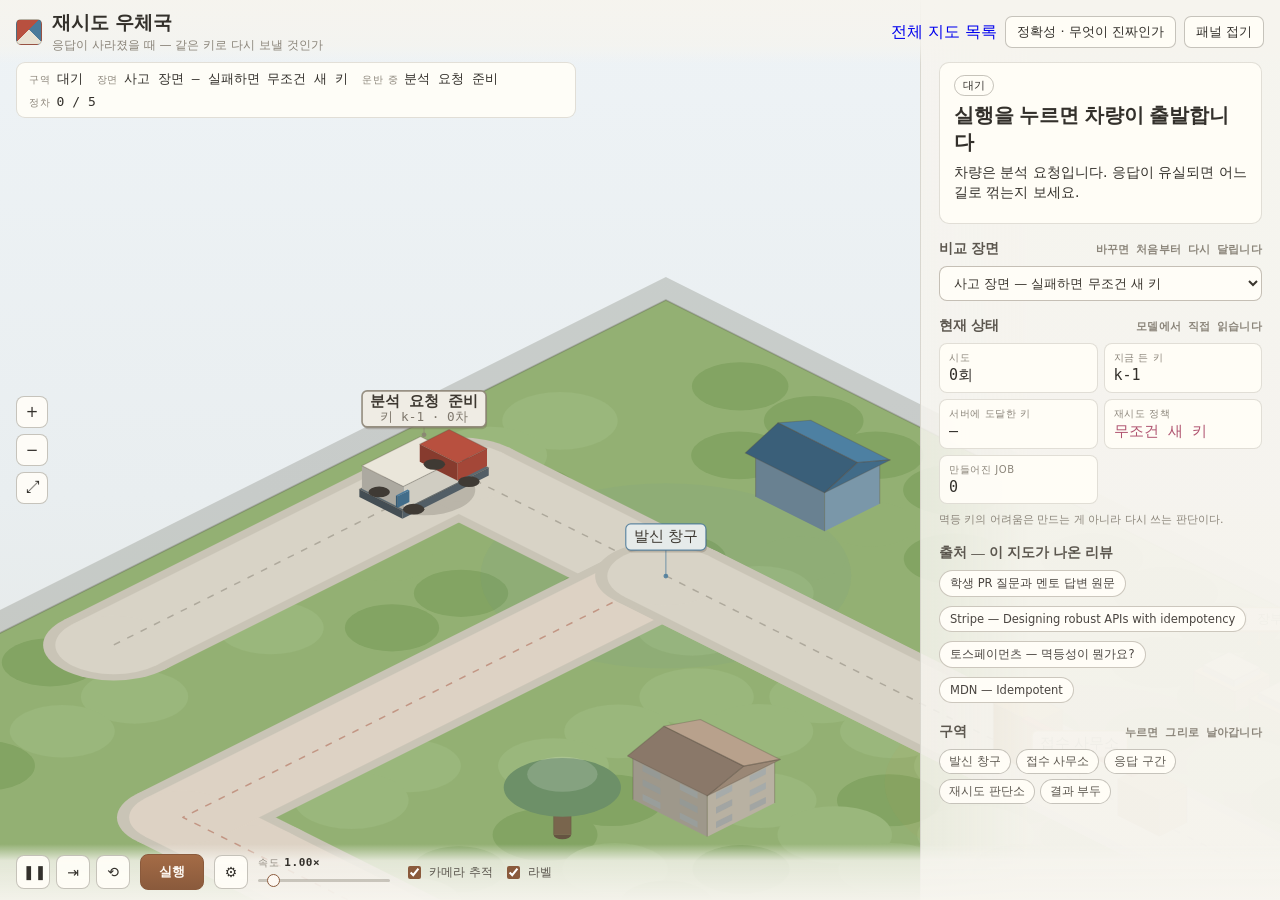
<file: retry.html>
<!doctype html>
<html lang="ko">
<head>
<meta charset="utf-8" />
<meta name="viewport" content="width=device-width, initial-scale=1, viewport-fit=cover" />
<title>재시도 우체국 — 시스템 파크</title>
<meta name="description" content="멱등 키 재시도 판단을 등각투영 지도로 배우는 페이지" />
<link rel="stylesheet" href="css/styles.css" />
</head>
<body>

<canvas id="stage"></canvas>
<div id="tooltip" class="tooltip" hidden></div>

<header class="topbar">
  <div class="brand">
    <div class="logo" aria-hidden="true"></div>
    <div class="brand-text">
      <h1>재시도 우체국</h1>
      <p>응답이 사라졌을 때 — 같은 키로 다시 보낼 것인가</p>
    </div>
  </div>
  <div class="top-actions">
    <a class="ghost btn-home" href="./index.html">전체 지도 목록</a>
    <button id="btn-about" class="ghost">정확성 · 무엇이 진짜인가</button>
    <button id="btn-panel" class="ghost" aria-expanded="true">패널 접기</button>
  </div>
</header>

<div class="hud" id="hud">
  <div class="hud-item"><span class="hud-k">구역</span><span class="hud-v" id="hud-phase">대기</span></div>
  <div class="hud-item"><span class="hud-k">장면</span><span class="hud-v" id="hud-scene"></span></div>
  <div class="hud-item"><span class="hud-k">운반 중</span><span class="hud-v" id="hud-cargo">—</span></div>
  <div class="hud-item"><span class="hud-k">정차</span><span class="hud-v" id="hud-stops">0 / 0</span></div>
  <div class="hud-note" id="hud-note"></div>
</div>

<div class="zoomer" id="zoomer">
  <button id="zoom-in" title="확대" aria-label="확대">+</button>
  <button id="zoom-out" title="축소" aria-label="축소">−</button>
  <button id="zoom-fit" title="지도 전체 보기 (더블클릭도 됩니다)" aria-label="전체 보기">⤢</button>
</div>

<aside class="inspector" id="inspector">
  <button class="sheet-handle" id="sheet-handle" aria-expanded="false" aria-controls="inspector">
    <span class="grip" aria-hidden="true"></span>
    <span class="sheet-label">상세</span>
  </button>

  <div class="stage-card">
    <div class="eyebrow">
      <span class="chip" id="stage-chip">대기</span>
      <span class="tag" id="stage-tag"></span>
    </div>
    <h2 id="stage-name">실행을 누르면 차량이 출발합니다</h2>
    <p class="lede" id="stage-short">차량은 분석 요청입니다. 응답이 유실되면 어느 길로 꺾는지 보세요.</p>
    <p class="muted" id="stage-body"></p>
    <div class="dwell" id="dwell" hidden>
      <i id="dwell-bar"></i>
      <span id="dwell-hint">읽기 정차: <kbd>Space</kbd>를 누르면 여기 멈춰 있습니다</span>
    </div>
  </div>

  <section class="sec">
    <h3>비교 장면 <span class="hint">바꾸면 처음부터 다시 달립니다</span></h3>
    <select id="scenario" class="scenario-select"></select>
  </section>

  <section class="sec">
    <h3>현재 상태 <span class="hint">모델에서 직접 읽습니다</span></h3>
    <div class="stats" id="state-list"></div>
    <p class="fine" id="verdict"></p>
  </section>

  <section class="sec">
    <h3>출처 — 이 지도가 나온 리뷰</h3>
    <div class="chips sources" id="sources"></div>
  </section>

  <section class="sec">
    <h3>구역 <span class="hint">누르면 그리로 날아갑니다</span></h3>
    <div class="chips" id="district-chips"></div>
  </section>
</aside>

<footer class="dock" id="dock">
  <div class="dock-row">
    <div class="group transport">
      <button id="btn-play" class="icon" title="재생 / 일시정지 (Space)"><span id="play-glyph">❚❚</span></button>
      <button id="btn-step" class="icon" title="다음 정류장 (S)">⇥</button>
      <button id="btn-reset" class="icon" title="처음부터 + 느린 투어 다시 (R)">⟲</button>
    </div>

    <button id="btn-run" class="primary">실행</button>
    <button id="btn-tune" class="icon" title="설정" aria-expanded="false" aria-controls="dock-tune">⚙</button>

    <div class="dock-tune" id="dock-tune">
      <label class="field slider">
        <span>속도 <b id="v-speed">1.0×</b></span>
        <input id="speed" type="range" min="0.4" max="8" step="0.05" value="1" />
      </label>
      <div class="group toggles">
        <label class="toggle"><input id="follow" type="checkbox" checked /><span>카메라 추적</span></label>
        <label class="toggle"><input id="labels" type="checkbox" checked /><span>라벨</span></label>
      </div>
    </div>
  </div>
</footer>

<div class="modal" id="about" hidden>
  <div class="modal-card">
    <button class="modal-close" id="about-close" aria-label="닫기">×</button>
    <h2>이것은 무엇인가</h2>
    <p>카카오테크캠퍼스 4기 학생 PR에 실제로 달린 질문과 멘토 답변에서 나온 개념을,
       차량 한 대가 지도를 통과하며 배우는 페이지다. 정류장마다 모델이 실제 한 단계를
       실행하고, 차량은 그 구역의 글을 읽을 만큼 멈춘다. 「비교 장면」을 바꾸면
       같은 길에서 규칙 하나가 달라졌을 때 결과가 어떻게 갈라지는지 볼 수 있다.</p>

    <h2>얼마나 진짜인가 — 정직성 장부</h2>
    <p><strong>진짜 계산:</strong> 패널의 「현재 상태」와 지도 위 모든 동적 값은
       미리 구운 결과표가 아니라 <code>topics/*.model.js</code>의 순수 함수가
       정류장마다 실행되어 나온 것이다. 비교 장면을 바꾸면 같은 함수가 다른 규칙으로
       다시 계산한다. 모델 파일은 node로 단독 실행해 검증했다.</p>
    <p><strong>축소·비유:</strong> 시간·차량·건물·상자는 설명용 비유다. 실제 Redis,
       DB, GitHub API, LLM은 호출하지 않는다.</p>
    <p><strong>이 지도의 가정과 한계:</strong> <span id="about-limit">첫 요청이 서버에 도달해 Job이 만들어졌고 응답만 유실됐다고 가정. 백오프·재시도 상한은 범위 밖.</span></p>
    <p><strong>검토 기록:</strong> 원 학습 노트의 <a href="https://github.com/bgc8214/ktc4-review-learning/blob/main/knowledge.md"
       target="_blank" rel="noopener noreferrer">knowledge.md</a>에서 공식 문서로
       핵심 규칙을 교차 확인했다. 모델 자체 검토 기록이며 외부 전문가의 보증은 아니다.</p>

    <h2>조작</h2>
    <ul>
      <li><b>Space</b> 재생/정지 · <b>S</b> 한 정류장 · <b>R</b> 리셋+투어 · <b>F</b> 카메라 추적 · <b>L</b> 라벨</li>
      <li>드래그로 이동, 스크롤로 줌, 구역을 누르면 그 글이 뜬다. <b>⤢</b>가 지도 전체를 잡는다.</li>
      <li>처음 가는 구역에서는 글을 읽을 만큼 멈추고, 다 읽은 뒤에는 빨라진다.
          <b>실행</b>은 읽은 기록을 유지하고, <b>⟲</b>은 느린 투어를 다시 튼다.</li>
    </ul>
    <p class="fine">isometric-explainer 스킬로 제작 · 원 콘텐츠: ktc4-review-learning (시스템 타이쿤)</p>
  </div>
</div>

<script src="js/iso.js"></script>
<script src="topics/retry.model.js"></script>
<script src="topics/retry.world.js"></script>
<script src="js/sim.js"></script>
<script src="js/render.js"></script>
<script src="js/ui.js"></script>
<script src="js/main.js"></script>
</body>
</html>
</file>
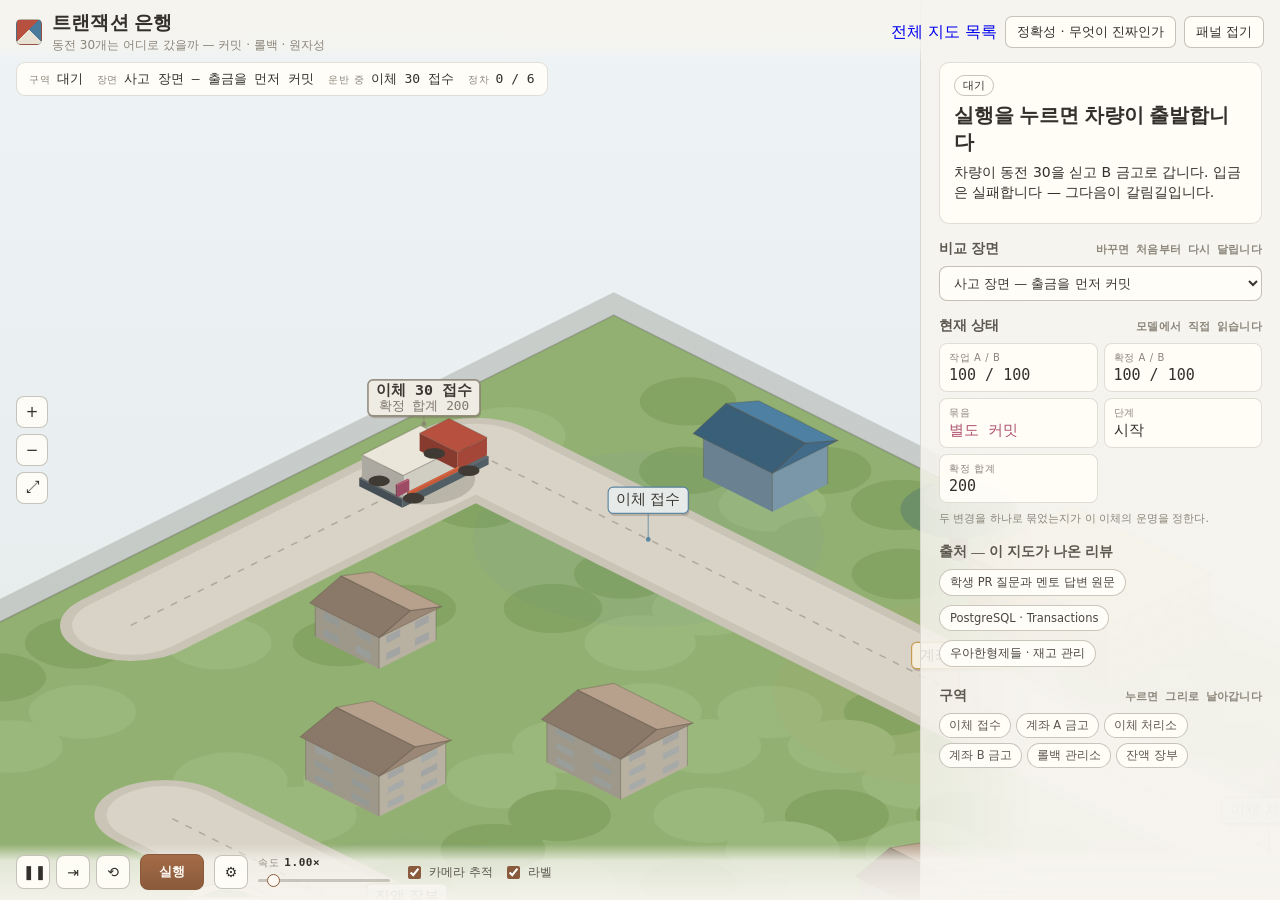
<file: transaction.html>
<!doctype html>
<html lang="ko">
<head>
<meta charset="utf-8" />
<meta name="viewport" content="width=device-width, initial-scale=1, viewport-fit=cover" />
<title>트랜잭션 은행 — 시스템 파크</title>
<meta name="description" content="커밋·롤백·원자성을 이체 실패 장면으로 배우는 페이지" />
<link rel="stylesheet" href="css/styles.css" />
</head>
<body>

<canvas id="stage"></canvas>
<div id="tooltip" class="tooltip" hidden></div>

<header class="topbar">
  <div class="brand">
    <div class="logo" aria-hidden="true"></div>
    <div class="brand-text">
      <h1>트랜잭션 은행</h1>
      <p>동전 30개는 어디로 갔을까</p>
    </div>
  </div>
  <div class="top-actions">
    <a class="ghost btn-home" href="./index.html">전체 지도 목록</a>
    <button id="btn-about" class="ghost">정확성 · 무엇이 진짜인가</button>
    <button id="btn-panel" class="ghost" aria-expanded="true">패널 접기</button>
  </div>
</header>

<div class="hud" id="hud">
  <div class="hud-item"><span class="hud-k">구역</span><span class="hud-v" id="hud-phase">대기</span></div>
  <div class="hud-item"><span class="hud-k">장면</span><span class="hud-v" id="hud-scene"></span></div>
  <div class="hud-item"><span class="hud-k">운반 중</span><span class="hud-v" id="hud-cargo">—</span></div>
  <div class="hud-item"><span class="hud-k">정차</span><span class="hud-v" id="hud-stops">0 / 0</span></div>
  <div class="hud-note" id="hud-note"></div>
</div>

<div class="zoomer" id="zoomer">
  <button id="zoom-in" title="확대" aria-label="확대">+</button>
  <button id="zoom-out" title="축소" aria-label="축소">−</button>
  <button id="zoom-fit" title="지도 전체 보기 (더블클릭도 됩니다)" aria-label="전체 보기">⤢</button>
</div>

<aside class="inspector" id="inspector">
  <button class="sheet-handle" id="sheet-handle" aria-expanded="false" aria-controls="inspector">
    <span class="grip" aria-hidden="true"></span>
    <span class="sheet-label">상세</span>
  </button>

  <div class="stage-card">
    <div class="eyebrow">
      <span class="chip" id="stage-chip">대기</span>
      <span class="tag" id="stage-tag"></span>
    </div>
    <h2 id="stage-name">실행을 누르면 차량이 출발합니다</h2>
    <p class="lede" id="stage-short">차량이 동전 30을 싣고 B 금고로 갑니다. 입금은 실패합니다 — 그다음이 갈림길입니다.</p>
    <p class="muted" id="stage-body"></p>
    <div class="dwell" id="dwell" hidden>
      <i id="dwell-bar"></i>
      <span id="dwell-hint">읽기 정차: <kbd>Space</kbd>를 누르면 여기 멈춰 있습니다</span>
    </div>
  </div>

  <section class="sec">
    <h3>비교 장면 <span class="hint">바꾸면 처음부터 다시 달립니다</span></h3>
    <select id="scenario" class="scenario-select"></select>
  </section>

  <section class="sec">
    <h3>현재 상태 <span class="hint">모델에서 직접 읽습니다</span></h3>
    <div class="stats" id="state-list"></div>
    <p class="fine" id="verdict"></p>
  </section>

  <section class="sec">
    <h3>출처 — 이 지도가 나온 리뷰</h3>
    <div class="chips sources" id="sources"></div>
  </section>

  <section class="sec">
    <h3>구역 <span class="hint">누르면 그리로 날아갑니다</span></h3>
    <div class="chips" id="district-chips"></div>
  </section>
</aside>

<footer class="dock" id="dock">
  <div class="dock-row">
    <div class="group transport">
      <button id="btn-play" class="icon" title="재생 / 일시정지 (Space)"><span id="play-glyph">❚❚</span></button>
      <button id="btn-step" class="icon" title="다음 정류장 (S)">⇥</button>
      <button id="btn-reset" class="icon" title="처음부터 + 느린 투어 다시 (R)">⟲</button>
    </div>

    <button id="btn-run" class="primary">실행</button>
    <button id="btn-tune" class="icon" title="설정" aria-expanded="false" aria-controls="dock-tune">⚙</button>

    <div class="dock-tune" id="dock-tune">
      <label class="field slider">
        <span>속도 <b id="v-speed">1.0×</b></span>
        <input id="speed" type="range" min="0.4" max="8" step="0.05" value="1" />
      </label>
      <div class="group toggles">
        <label class="toggle"><input id="follow" type="checkbox" checked /><span>카메라 추적</span></label>
        <label class="toggle"><input id="labels" type="checkbox" checked /><span>라벨</span></label>
      </div>
    </div>
  </div>
</footer>

<div class="modal" id="about" hidden>
  <div class="modal-card">
    <button class="modal-close" id="about-close" aria-label="닫기">×</button>
    <h2>이것은 무엇인가</h2>
    <p>카카오테크캠퍼스 4기 학생 PR에 실제로 달린 질문과 멘토 답변에서 나온 개념을,
       차량 한 대가 지도를 통과하며 배우는 페이지다. 정류장마다 모델이 실제 한 단계를
       실행하고, 차량은 그 구역의 글을 읽을 만큼 멈춘다. 「비교 장면」을 바꾸면
       같은 길에서 규칙 하나가 달라졌을 때 결과가 어떻게 갈라지는지 볼 수 있다.</p>

    <h2>얼마나 진짜인가 — 정직성 장부</h2>
    <p><strong>진짜 계산:</strong> 패널의 「현재 상태」와 지도 위 모든 동적 값은
       미리 구운 결과표가 아니라 <code>topics/*.model.js</code>의 순수 함수가
       정류장마다 실행되어 나온 것이다. 비교 장면을 바꾸면 같은 함수가 다른 규칙으로
       다시 계산한다. 모델 파일은 node로 단독 실행해 검증했다.</p>
    <p><strong>축소·비유:</strong> 시간·차량·건물·상자는 설명용 비유다. 실제 Redis,
       DB, GitHub API, LLM은 호출하지 않는다.</p>
    <p><strong>이 지도의 가정과 한계:</strong> <span id="about-limit">입금 실패 고정(교육 장면). 격리 수준·잠금·외부 API는 범위 밖.</span></p>
    <p><strong>검토 기록:</strong> 원 학습 노트의 <a href="https://github.com/bgc8214/ktc4-review-learning/blob/main/knowledge.md"
       target="_blank" rel="noopener noreferrer">knowledge.md</a>에서 공식 문서로
       핵심 규칙을 교차 확인했다. 모델 자체 검토 기록이며 외부 전문가의 보증은 아니다.</p>

    <h2>조작</h2>
    <ul>
      <li><b>Space</b> 재생/정지 · <b>S</b> 한 정류장 · <b>R</b> 리셋+투어 · <b>F</b> 카메라 추적 · <b>L</b> 라벨</li>
      <li>드래그로 이동, 스크롤로 줌, 구역을 누르면 그 글이 뜬다. <b>⤢</b>가 지도 전체를 잡는다.</li>
      <li>처음 가는 구역에서는 글을 읽을 만큼 멈추고, 다 읽은 뒤에는 빨라진다.
          <b>실행</b>은 읽은 기록을 유지하고, <b>⟲</b>은 느린 투어를 다시 튼다.</li>
    </ul>
    <p class="fine">isometric-explainer 스킬로 제작 · 원 콘텐츠: ktc4-review-learning (시스템 타이쿤)</p>
  </div>
</div>

<script src="js/iso.js"></script>
<script src="topics/transaction.model.js"></script>
<script src="topics/transaction.world.js"></script>
<script src="js/sim.js"></script>
<script src="js/render.js"></script>
<script src="js/ui.js"></script>
<script src="js/main.js"></script>
</body>
</html>
</file>
<file: css/styles.css>
/* styles.css: a light, print-like shell around a full-screen canvas.
 *
 * The canvas is fixed and full-viewport; every panel floats over it and
 * reports its own size back to main.js, which keeps the camera aimed at the
 * part of the screen that is still visible. Nothing here is domain-specific
 * except the wording, so copy the file and change the palette.
 */

:root {
  --paper: #f6f4ee;
  --ink: #33302b;
  --ink-soft: #5c574f;
  --ink-faint: #8b857a;
  --line: rgba(90, 82, 70, 0.18);
  --line-strong: rgba(90, 82, 70, 0.34);
  --card: rgba(255, 253, 247, 0.94);
  --accent: #8a5a3c;
  --good: #5f8a52;
  --warn: #c2913c;
  --hot: #b8503f;
  --hud-top: 58px;
  --dock-h: 108px;
  --serif: "Iowan Old Style", Palatino, "Palatino Linotype", Georgia, serif;
  --sans: system-ui, -apple-system, "Segoe UI", Roboto, sans-serif;
  --mono: ui-monospace, Menlo, Consolas, monospace;
}

* { box-sizing: border-box; }

html, body {
  margin: 0;
  height: 100%;
  overflow: hidden;
  background: var(--paper);
  color: var(--ink);
  font-family: var(--sans);
  -webkit-text-size-adjust: 100%;
}

#stage {
  position: fixed;
  inset: 0;
  display: block;
  touch-action: none;
  cursor: grab;
}
#stage.dragging { cursor: grabbing; }

/* ------------------------------------------------------------------ topbar */

.topbar {
  position: fixed;
  top: 0; left: 0; right: 0;
  display: flex;
  align-items: center;
  justify-content: space-between;
  gap: 12px;
  padding: 10px 16px;
  background: linear-gradient(to bottom, rgba(246, 244, 238, 0.96), rgba(246, 244, 238, 0.72) 70%, rgba(246, 244, 238, 0));
  z-index: 6;
  pointer-events: none;
}
.topbar > * { pointer-events: auto; }

.brand { display: flex; align-items: center; gap: 10px; min-width: 0; }

.logo {
  width: 26px; height: 26px;
  flex: 0 0 auto;
  border-radius: 5px;
  background:
    linear-gradient(135deg, #b8503f 0 45%, transparent 45%),
    linear-gradient(225deg, #4a7a9b 0 45%, transparent 45%),
    #e8e2d4;
  border: 1px solid var(--line-strong);
}

.brand-text { min-width: 0; }
.brand-text h1 {
  margin: 0;
  font-family: var(--serif);
  font-size: 19px;
  font-weight: 600;
  letter-spacing: 0.2px;
}
.brand-text p {
  margin: 1px 0 0;
  font-size: 12px;
  color: var(--ink-faint);
}

.top-actions { display: flex; gap: 8px; flex: 0 0 auto; }

button {
  font-family: inherit;
  font-size: 13px;
  color: var(--ink);
  cursor: pointer;
}

button.ghost {
  padding: 6px 11px;
  border: 1px solid var(--line-strong);
  border-radius: 7px;
  background: var(--card);
}
button.ghost:hover { border-color: var(--accent); color: var(--accent); }

/* --------------------------------------------------------------------- hud */

.hud {
  position: fixed;
  top: calc(var(--hud-top) + 4px);
  left: 16px;
  display: flex;
  flex-wrap: wrap;
  align-items: center;
  gap: 6px 14px;
  max-width: min(560px, calc(100vw - 32px));
  padding: 7px 12px;
  border: 1px solid var(--line);
  border-radius: 9px;
  background: var(--card);
  z-index: 5;
}
.hud-item { display: flex; align-items: baseline; gap: 6px; }
.hud-k {
  font-size: 10px;
  letter-spacing: 0.08em;
  text-transform: uppercase;
  color: var(--ink-faint);
}
.hud-v { font-family: var(--mono); font-size: 13px; }
.hud-note {
  flex: 1 0 100%;
  font-size: 11.5px;
  color: var(--ink-soft);
  min-height: 0;
}
.hud-note:empty { display: none; }

/* ------------------------------------------------------------------ zoomer */

.zoomer {
  position: fixed;
  left: 16px;
  top: 50%;
  transform: translateY(-50%);
  display: flex;
  flex-direction: column;
  gap: 6px;
  z-index: 5;
}
.zoomer button {
  width: 32px; height: 32px;
  display: grid;
  place-items: center;
  font-size: 15px;
  border: 1px solid var(--line-strong);
  border-radius: 8px;
  background: var(--card);
}
.zoomer button:hover { border-color: var(--accent); color: var(--accent); }

/* --------------------------------------------------------------- inspector */

.inspector {
  position: fixed;
  top: 0; right: 0;
  width: 360px;
  height: 100%;
  padding: 62px 18px calc(var(--dock-h) + 18px);
  overflow-y: auto;
  background: linear-gradient(to left, rgba(246, 244, 238, 0.97) 70%, rgba(246, 244, 238, 0.86));
  border-left: 1px solid var(--line);
  z-index: 4;
  scrollbar-width: thin;
}
.inspector.hidden { display: none; }

.sheet-handle { display: none; }

.stage-card {
  padding: 12px 14px;
  border: 1px solid var(--line);
  border-radius: 10px;
  background: var(--card);
}
.eyebrow { display: flex; align-items: center; gap: 8px; margin-bottom: 6px; }
.chip {
  padding: 2px 8px;
  border: 1px solid var(--line-strong);
  border-radius: 999px;
  font-family: var(--mono);
  font-size: 11px;
}
.tag { font-size: 11.5px; color: var(--ink-faint); }

.stage-card h2 {
  margin: 2px 0 6px;
  font-family: var(--serif);
  font-size: 20px;
  font-weight: 600;
}
.lede { margin: 0 0 8px; font-size: 14px; line-height: 1.45; }
.muted { margin: 0; font-size: 13px; line-height: 1.55; color: var(--ink-soft); }

.dwell {
  position: relative;
  margin-top: 10px;
  padding-top: 8px;
  border-top: 1px solid var(--line);
  font-size: 11px;
  color: var(--ink-faint);
}
.dwell i {
  display: block;
  height: 3px;
  margin-bottom: 5px;
  border-radius: 2px;
  background: linear-gradient(90deg, var(--accent), #c08a5c);
  transition: width 0.12s linear;
}
kbd {
  padding: 0 4px;
  border: 1px solid var(--line-strong);
  border-radius: 4px;
  font-family: var(--mono);
  font-size: 10.5px;
}

.sec { margin-top: 16px; }
.sec h3 {
  display: flex;
  align-items: baseline;
  justify-content: space-between;
  gap: 8px;
  margin: 0 0 8px;
  font-family: var(--serif);
  font-size: 13.5px;
  font-weight: 600;
  letter-spacing: 0.02em;
  text-transform: uppercase;
  color: var(--ink-soft);
}
.hint { font-family: var(--mono); font-size: 10.5px; text-transform: none; color: var(--ink-faint); }
.fine { margin: 8px 0 0; font-size: 11px; line-height: 1.5; color: var(--ink-faint); }

/* ---- bar lists (the waterfall) ---- */

.bars { display: flex; flex-direction: column; gap: 4px; }
.bar {
  display: grid;
  grid-template-columns: 92px 1fr 62px;
  align-items: center;
  gap: 8px;
  font-size: 11.5px;
  opacity: 0.55;
}
.bar.paid { opacity: 1; }
.bar.live {
  padding: 2px 4px;
  margin: -2px -4px;
  border-radius: 6px;
  background: rgba(184, 80, 63, 0.09);
  outline: 1px solid rgba(184, 80, 63, 0.28);
}
.bar.cut { opacity: 0.34; }
.bar .lbl {
  overflow: hidden;
  text-overflow: ellipsis;
  white-space: nowrap;
  color: var(--ink-soft);
}
.bar .track {
  height: 9px;
  border-radius: 5px;
  background: rgba(90, 82, 70, 0.1);
  overflow: hidden;
}
.bar .fill {
  display: block;
  height: 100%;
  border-radius: 5px;
  background: linear-gradient(90deg, #a8b8c4, #6f8794);
  transition: width 0.18s ease-out;
}
.bar.paid .fill { background: linear-gradient(90deg, #c9906a, #a8603c); }
.bar.live .fill { background: linear-gradient(90deg, #d8724f, #b8503f); }
.bar .val { font-family: var(--mono); font-size: 11px; text-align: right; color: var(--ink); }

/* ---- stat grid ---- */

.stats {
  display: grid;
  grid-template-columns: 1fr 1fr;
  gap: 6px;
}
.stat {
  padding: 7px 9px;
  border: 1px solid var(--line);
  border-radius: 8px;
  background: var(--card);
}
.stat .k {
  display: block;
  font-size: 10px;
  letter-spacing: 0.06em;
  text-transform: uppercase;
  color: var(--ink-faint);
}
.stat b { font-family: var(--mono); font-size: 15px; font-weight: 500; }

/* ---- chips ---- */

.chips { display: flex; flex-wrap: wrap; gap: 5px; }
.chips button {
  padding: 4px 9px;
  border: 1px solid var(--line-strong);
  border-radius: 999px;
  background: var(--card);
  font-size: 11.5px;
  color: var(--ink-soft);
}
.chips button:hover { border-color: var(--accent); color: var(--accent); }
.chips button.on {
  border-color: var(--accent);
  background: rgba(138, 90, 60, 0.12);
  color: var(--accent);
}

/* -------------------------------------------------------------------- dock */

.dock {
  position: fixed;
  left: 0; right: 0; bottom: 0;
  padding: 10px 16px calc(10px + env(safe-area-inset-bottom));
  background: linear-gradient(to top, rgba(246, 244, 238, 0.97), rgba(246, 244, 238, 0.8) 70%, rgba(246, 244, 238, 0));
  z-index: 6;
}
.dock-row {
  display: flex;
  align-items: center;
  flex-wrap: wrap;
  gap: 10px;
}
.group { display: flex; align-items: center; gap: 6px; }

button.icon {
  width: 34px; height: 34px;
  display: grid;
  place-items: center;
  font-size: 14px;
  border: 1px solid var(--line-strong);
  border-radius: 8px;
  background: var(--card);
}
button.icon:hover { border-color: var(--accent); color: var(--accent); }

button.primary {
  padding: 8px 18px;
  border: 1px solid #8a5a3c;
  border-radius: 8px;
  background: linear-gradient(to bottom, #a46b46, #8a5a3c);
  color: #fdf8f2;
  font-size: 13px;
  font-weight: 600;
}
button.primary:hover { filter: brightness(1.07); }

.dock-tune {
  display: flex;
  align-items: center;
  flex-wrap: wrap;
  gap: 10px 14px;
  flex: 1 1 auto;
}

.field { display: flex; flex-direction: column; gap: 2px; min-width: 0; }
.field > span {
  display: flex;
  align-items: baseline;
  gap: 5px;
  font-size: 10px;
  letter-spacing: 0.06em;
  text-transform: uppercase;
  color: var(--ink-faint);
  white-space: nowrap;
}
.field > span b { font-family: var(--mono); font-size: 11px; text-transform: none; color: var(--ink); }
.field.slider { width: 132px; }

input[type="range"] {
  width: 100%;
  height: 16px;
  margin: 0;
  appearance: none;
  background: transparent;
}
input[type="range"]::-webkit-slider-runnable-track {
  height: 3px;
  border-radius: 2px;
  background: rgba(90, 82, 70, 0.28);
}
input[type="range"]::-webkit-slider-thumb {
  appearance: none;
  width: 13px; height: 13px;
  margin-top: -5px;
  border: 1px solid #8a5a3c;
  border-radius: 50%;
  background: #fdf8f2;
}
input[type="range"]::-moz-range-track {
  height: 3px;
  border-radius: 2px;
  background: rgba(90, 82, 70, 0.28);
}
input[type="range"]::-moz-range-thumb {
  width: 13px; height: 13px;
  border: 1px solid #8a5a3c;
  border-radius: 50%;
  background: #fdf8f2;
}

.toggles { flex-wrap: wrap; gap: 4px 10px; }
.toggle {
  display: flex;
  align-items: center;
  gap: 5px;
  font-size: 11.5px;
  color: var(--ink-soft);
  cursor: pointer;
  white-space: nowrap;
}
.toggle input { accent-color: #8a5a3c; }

/* ------------------------------------------------------------------ modal */

.modal {
  position: fixed;
  inset: 0;
  display: grid;
  place-items: center;
  padding: 20px;
  background: rgba(48, 44, 38, 0.42);
  z-index: 20;
}
.modal[hidden] { display: none; }
.modal-card {
  position: relative;
  max-width: 640px;
  max-height: 84vh;
  overflow-y: auto;
  padding: 22px 26px;
  border: 1px solid var(--line-strong);
  border-radius: 12px;
  background: #fffdf7;
  box-shadow: 0 18px 50px rgba(60, 52, 42, 0.24);
}
.modal-card h2 {
  margin: 18px 0 6px;
  font-family: var(--serif);
  font-size: 17px;
}
.modal-card h2:first-of-type { margin-top: 0; }
.modal-card p, .modal-card li { font-size: 13.5px; line-height: 1.6; color: var(--ink-soft); }
.modal-card p { margin: 0 0 8px; }
.modal-card code {
  padding: 1px 4px;
  border-radius: 4px;
  background: rgba(90, 82, 70, 0.09);
  font-family: var(--mono);
  font-size: 12px;
}
.modal-card strong { color: var(--ink); }
.modal-close {
  position: absolute;
  top: 10px; right: 12px;
  width: 28px; height: 28px;
  border: 1px solid var(--line);
  border-radius: 7px;
  background: var(--card);
  font-size: 16px;
  line-height: 1;
}

/* ---------------------------------------------------------------- tooltip */

.tooltip {
  position: fixed;
  max-width: 250px;
  padding: 7px 10px;
  border: 1px solid var(--line-strong);
  border-radius: 8px;
  background: #fffdf7;
  box-shadow: 0 6px 18px rgba(60, 52, 42, 0.16);
  font-size: 11.5px;
  line-height: 1.45;
  color: var(--ink-soft);
  pointer-events: none;
  z-index: 10;
}
.tooltip b { display: block; margin-bottom: 2px; font-family: var(--serif); font-size: 13px; color: var(--ink); }

/* -------------------------------------------------------------- responsive
   On a phone the inspector becomes a bottom sheet that sits above the dock and
   opens to full height when tapped. main.js measures its height and keeps the
   camera above it. */

@media (max-width: 900px) {
  .brand-text p { display: none; }
  .zoomer { top: auto; bottom: calc(var(--dock-h) + 130px); transform: none; }

  .inspector {
    top: auto;
    bottom: var(--dock-h);
    left: 0; right: 0;
    width: auto;
    height: auto;
    max-height: 38vh;
    padding: 0 14px 12px;
    border-left: 0;
    border-top: 1px solid var(--line-strong);
    border-radius: 12px 12px 0 0;
    background: rgba(246, 244, 238, 0.97);
    transition: max-height 0.18s ease-out;
  }
  .inspector.open { max-height: 76vh; }
  .inspector .sec { display: none; }
  .inspector.open .sec { display: block; }

  .sheet-handle {
    position: sticky;
    top: 0;
    display: flex;
    align-items: center;
    justify-content: center;
    gap: 8px;
    width: 100%;
    padding: 7px 0 6px;
    border: 0;
    background: transparent;
  }
  .sheet-handle .grip {
    width: 34px; height: 3px;
    border-radius: 2px;
    background: var(--line-strong);
  }
  .sheet-label {
    font-size: 10px;
    letter-spacing: 0.08em;
    text-transform: uppercase;
    color: var(--ink-faint);
  }

  .dock-tune {
    display: none;
    width: 100%;
  }
  .dock.tune-open .dock-tune { display: flex; }
  .field.slider { width: calc(50% - 10px); }
}

/* ---- Gitory 카드 공장 추가분: STAR 슬롯 칩과 경고 스탯 ---- */
.slots {
  display: grid;
  grid-template-columns: repeat(4, 1fr);
  gap: 6px;
  margin-bottom: 8px;
}
.slot {
  border: 1px solid rgba(110, 98, 80, 0.35);
  border-radius: 7px;
  padding: 6px 4px;
  text-align: center;
  background: #fffdf7;
}
.slot b { display: block; font-size: 14px; }
.slot span { display: block; font-size: 10.5px; color: #6a6458; margin-top: 2px; }
.slot-commit { border-color: #5f8a52; background: rgba(95, 138, 82, 0.12); }
.slot-commit b { color: #4c7341; }
.slot-user { border-color: #4a7a9b; background: rgba(74, 122, 155, 0.12); }
.slot-user b { color: #3c6685; }
.slot-claimed { border-color: #c2913c; background: rgba(194, 145, 60, 0.12); }
.slot-claimed b { color: #9c742f; }
.slot-empty { border-color: #b3aca0; background: rgba(179, 172, 160, 0.14); }
.slot-empty b { color: #8b857a; }
.stat.warn b { color: #b05470; }

/* ---- 시스템 파크 추가분 ---- */
.scenario-select {
  width: 100%;
  padding: 8px 10px;
  border: 1px solid rgba(110, 98, 80, 0.4);
  border-radius: 8px;
  background: #fffdf7;
  font: inherit;
  font-size: 13px;
  color: #3a352e;
}
.sources a {
  display: inline-block;
  padding: 5px 10px;
  margin: 0 4px 4px 0;
  border: 1px solid rgba(110, 98, 80, 0.35);
  border-radius: 999px;
  background: #fffdf7;
  font-size: 11.5px;
  color: #4a4540;
  text-decoration: none;
}
.sources a:hover { border-color: #a85a44; color: #a85a44; }
.btn-home { text-decoration: none; display: inline-flex; align-items: center; }
.stat.warn b { color: #b05470; }
</file>
